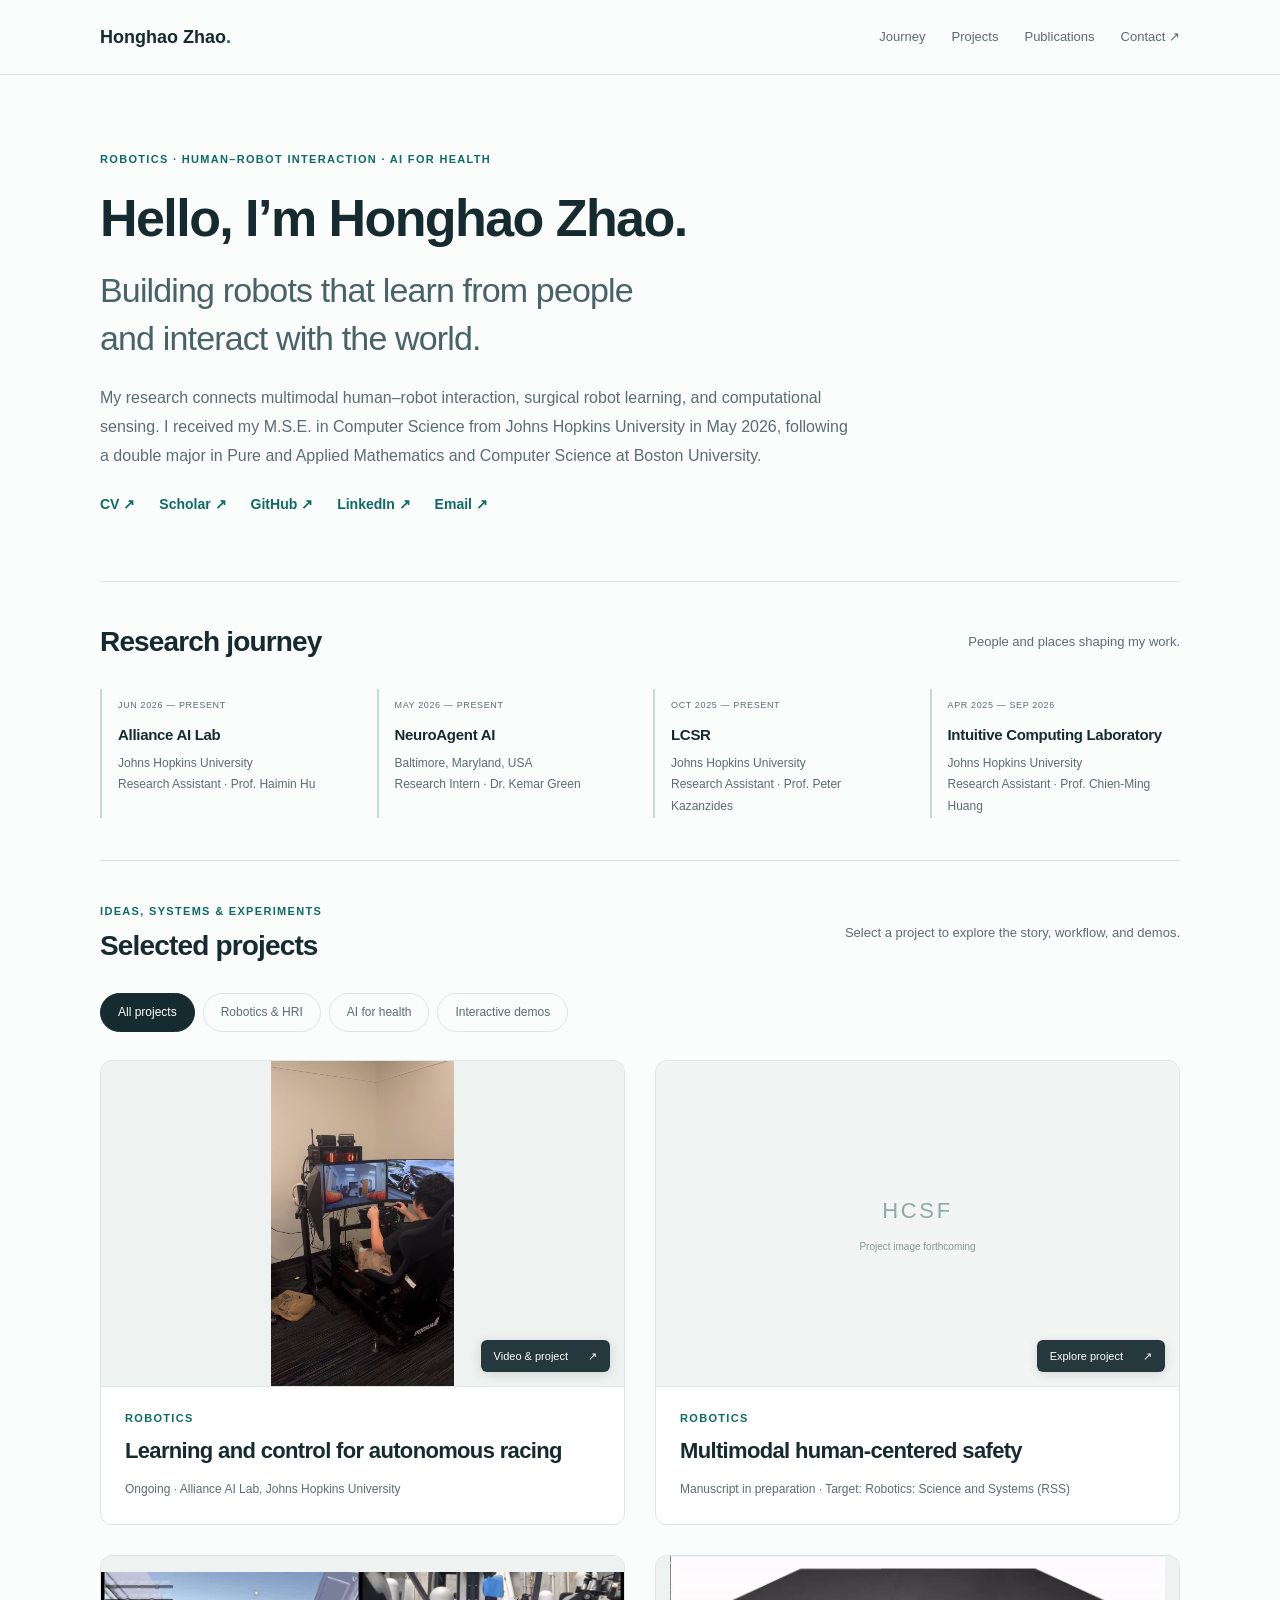
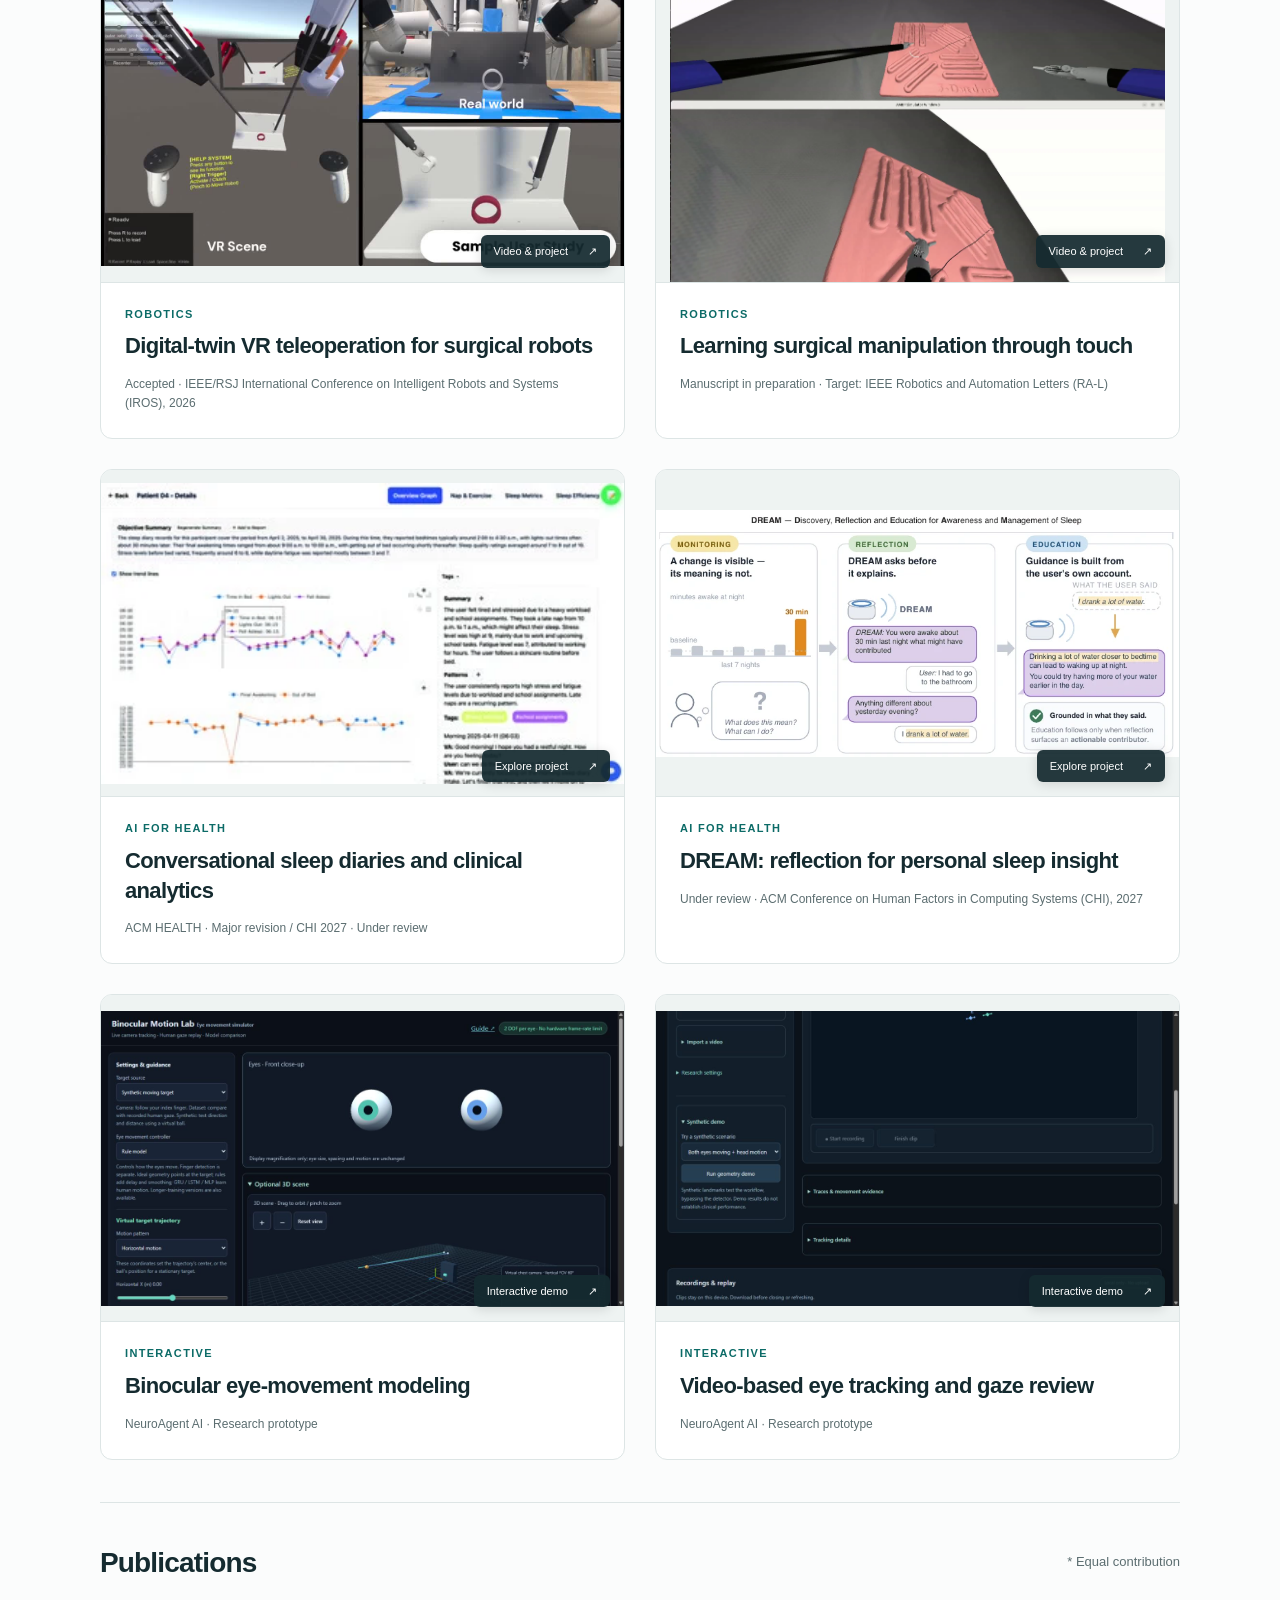
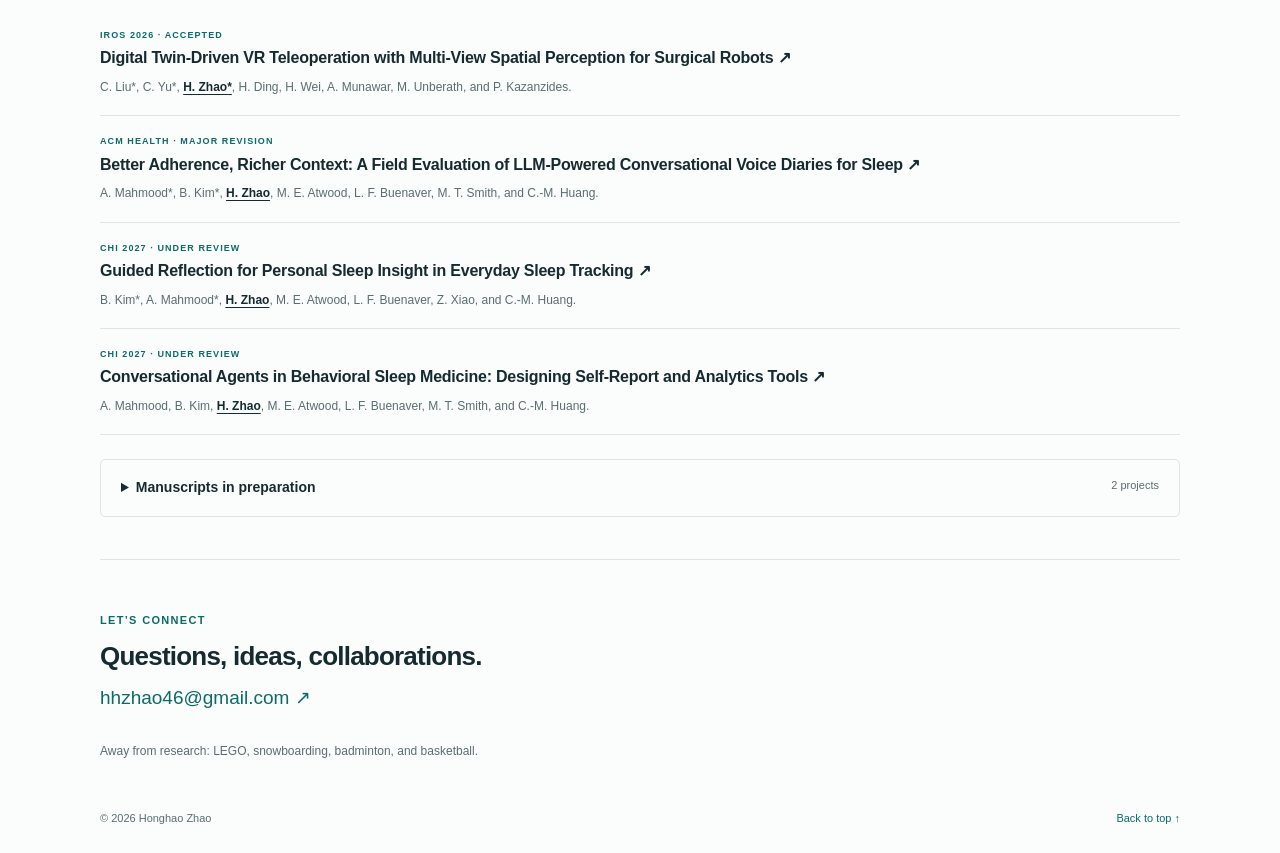
<file: index.html>
<!doctype html><html lang="en"><head><meta charset="utf-8"><meta name="viewport" content="width=device-width,initial-scale=1"><title>Honghao Zhao | Robotics & Human–Robot Interaction</title><meta name="description" content="Honghao Zhao’s research in human–robot interaction, surgical robotics, robot learning, and computational sensing. Explore research videos and interactive demos."><meta name="theme-color" content="#fbfcfc"><link rel="icon" href="data:image/svg+xml,%3Csvg xmlns='http://www.w3.org/2000/svg' viewBox='0 0 40 40'%3E%3Crect width='40' height='40' rx='10' fill='%230c6b67'/%3E%3Ctext x='20' y='27' text-anchor='middle' font-family='Arial' font-size='23' fill='white'%3EH%3C/text%3E%3C/svg%3E"><link rel="stylesheet" href="portfolio.css?v=project-pages-1"></head><body><a class="skip" href="#main">Skip to content</a>
<header><nav class="wrap" aria-label="Main navigation"><a class="brand" href="#home">Honghao Zhao<span aria-hidden="true">.</span></a><div><a href="#background">Journey</a><a href="#research">Projects</a><a href="#publications">Publications</a><a href="mailto:hhzhao46@gmail.com">Contact ↗</a></div></nav></header>
<main id="main" class="wrap"><section class="intro" id="home"><p class="eyebrow">ROBOTICS · HUMAN–ROBOT INTERACTION · AI FOR HEALTH</p><h1>Hello, I’m Honghao Zhao.</h1><p class="lead">Building robots that learn from people<br class="desktop-break"> and interact with the world.</p><p class="bio">My research connects multimodal human–robot interaction, surgical robot learning, and computational sensing. I received my M.S.E. in Computer Science from Johns Hopkins University in May 2026, following a double major in Pure and Applied Mathematics and Computer Science at Boston University.</p><div class="intro-links"><a href="Honghao-Zhao-CV.pdf" target="_blank" rel="noopener">CV <span aria-hidden="true">↗</span></a><a href="https://scholar.google.com/citations?user=Fl_YVuEAAAAJ" target="_blank" rel="noopener">Scholar <span aria-hidden="true">↗</span></a><a href="https://github.com/zhh0907" target="_blank" rel="noopener">GitHub <span aria-hidden="true">↗</span></a><a href="https://www.linkedin.com/in/honghao-zhao-b22113363" target="_blank" rel="noopener">LinkedIn <span aria-hidden="true">↗</span></a><a href="mailto:hhzhao46@gmail.com">Email ↗</a></div></section>
<section class="journey section" id="background"><div class="section-head"><h2>Research journey</h2><p>People and places shaping my work.</p></div><div class="journey-grid"><article><span class="date">JUN 2026 — PRESENT</span><h3>Alliance AI Lab</h3><p>Johns Hopkins University<br>Research Assistant · Prof. Haimin Hu</p></article><article><span class="date">MAY 2026 — PRESENT</span><h3>NeuroAgent AI</h3><p>Baltimore, Maryland, USA<br>Research Intern · Dr. Kemar Green</p></article><article><span class="date">OCT 2025 — PRESENT</span><h3>LCSR</h3><p>Johns Hopkins University<br>Research Assistant · Prof. Peter Kazanzides</p></article><article><span class="date">APR 2025 — SEP 2026</span><h3>Intuitive Computing Laboratory</h3><p>Johns Hopkins University<br>Research Assistant · Prof. Chien-Ming Huang</p></article></div></section>
<section class="section" id="research"><div class="section-head"><div><p class="eyebrow">IDEAS, SYSTEMS & EXPERIMENTS</p><h2>Selected projects</h2></div><p>Select a project to explore the story, workflow, and demos.</p></div><div class="filters" role="group" aria-label="Filter projects"><button class="active" data-filter="all" aria-pressed="true">All projects</button><button data-filter="robotics" aria-pressed="false">Robotics & HRI</button><button data-filter="health" aria-pressed="false">AI for health</button><button data-filter="interactive" aria-pressed="false">Interactive demos</button></div><p class="sr-only" id="filter-status" aria-live="polite">8 projects shown</p><div class="project-grid"><article class="project project-card" id="f1tenth" data-category="robotics"><a class="card-link" href="projects/f1tenth.html"><div class="card-cover"><img src="assets/f1tenth-poster.jpg" alt="Learning and control for autonomous racing project preview" loading="lazy"><span class="card-action">Video & project <span aria-hidden="true">↗</span></span></div><div class="card-body"><p class="eyebrow">robotics</p><h3>Learning and control for autonomous racing</h3><p class="card-status">Ongoing · Alliance AI Lab, Johns Hopkins University</p></div></a></article><article class="project project-card" id="alliance" data-category="robotics"><a class="card-link" href="projects/alliance.html"><div class="card-cover"><div class="empty-media"><span>HCSF</span><small>Project image forthcoming</small></div><span class="card-action">Explore project <span aria-hidden="true">↗</span></span></div><div class="card-body"><p class="eyebrow">robotics</p><h3>Multimodal human-centered safety</h3><p class="card-status">Manuscript in preparation · Target: Robotics: Science and Systems (RSS)</p></div></a></article><article class="project project-card" id="lcsr" data-category="robotics"><a class="card-link" href="projects/lcsr.html"><div class="card-cover"><img src="assets/digital-twin-poster.jpg" alt="Digital-twin VR teleoperation for surgical robots project preview" loading="lazy"><span class="card-action">Video & project <span aria-hidden="true">↗</span></span></div><div class="card-body"><p class="eyebrow">robotics</p><h3>Digital-twin VR teleoperation for surgical robots</h3><p class="card-status">Accepted · IEEE/RSJ International Conference on Intelligent Robots and Systems (IROS), 2026</p></div></a></article><article class="project project-card" id="haptics" data-category="robotics"><a class="card-link" href="projects/haptics.html"><div class="card-cover"><img src="assets/haptics-simulation.webp" alt="Learning surgical manipulation through touch project preview" loading="lazy"><span class="card-action">Video & project <span aria-hidden="true">↗</span></span></div><div class="card-body"><p class="eyebrow">robotics</p><h3>Learning surgical manipulation through touch</h3><p class="card-status">Manuscript in preparation · Target: IEEE Robotics and Automation Letters (RA-L)</p></div></a></article><article class="project project-card" id="sleep-diaries" data-category="health"><a class="card-link" href="projects/sleep-diaries.html"><div class="card-cover"><img src="assets/sleep-analytics.webp" alt="Conversational sleep diaries and clinical analytics project preview" loading="lazy"><span class="card-action">Explore project <span aria-hidden="true">↗</span></span></div><div class="card-body"><p class="eyebrow">AI FOR HEALTH</p><h3>Conversational sleep diaries and clinical analytics</h3><p class="card-status">ACM HEALTH · Major revision / CHI 2027 · Under review</p></div></a></article><article class="project project-card" id="dream" data-category="health"><a class="card-link" href="projects/dream.html"><div class="card-cover"><img src="assets/dream.webp" alt="DREAM: reflection for personal sleep insight project preview" loading="lazy"><span class="card-action">Explore project <span aria-hidden="true">↗</span></span></div><div class="card-body"><p class="eyebrow">AI FOR HEALTH</p><h3>DREAM: reflection for personal sleep insight</h3><p class="card-status">Under review · ACM Conference on Human Factors in Computing Systems (CHI), 2027</p></div></a></article><article class="project project-card" id="binocular" data-category="interactive"><a class="card-link" href="projects/binocular.html"><div class="card-cover"><img src="assets/binocular-demo.png" alt="Binocular eye-movement modeling project preview" loading="lazy"><span class="card-action">Interactive demo <span aria-hidden="true">↗</span></span></div><div class="card-body"><p class="eyebrow">interactive</p><h3>Binocular eye-movement modeling</h3><p class="card-status">NeuroAgent AI · Research prototype</p></div></a></article><article class="project project-card" id="gaze" data-category="interactive"><a class="card-link" href="projects/gaze.html"><div class="card-cover"><img src="assets/gaze-demo.png" alt="Video-based eye tracking and gaze review project preview" loading="lazy"><span class="card-action">Interactive demo <span aria-hidden="true">↗</span></span></div><div class="card-body"><p class="eyebrow">interactive</p><h3>Video-based eye tracking and gaze review</h3><p class="card-status">NeuroAgent AI · Research prototype</p></div></a></article></div></section>
<section class="section publications" id="publications"><div class="section-head"><h2>Publications</h2><p>* Equal contribution</p></div><article class="publication"><p class="eyebrow">IROS 2026 · Accepted</p><h3><a href="https://arxiv.org/abs/2609.25527" target="_blank" rel="noopener">Digital Twin-Driven VR Teleoperation with Multi-View Spatial Perception for Surgical Robots <span aria-hidden="true">↗</span></a></h3><p>C. Liu*, C. Yu*, <strong>H. Zhao*</strong>, H. Ding, H. Wei, A. Munawar, M. Unberath, and P. Kazanzides.</p></article><article class="publication"><p class="eyebrow">ACM HEALTH · Major revision</p><h3><a href="https://arxiv.org/abs/2606.18596" target="_blank" rel="noopener">Better Adherence, Richer Context: A Field Evaluation of LLM-Powered Conversational Voice Diaries for Sleep <span aria-hidden="true">↗</span></a></h3><p>A. Mahmood*, B. Kim*, <strong>H. Zhao</strong>, M. E. Atwood, L. F. Buenaver, M. T. Smith, and C.-M. Huang.</p></article><article class="publication"><p class="eyebrow">CHI 2027 · Under review</p><h3><a href="https://arxiv.org/abs/2610.10822" target="_blank" rel="noopener">Guided Reflection for Personal Sleep Insight in Everyday Sleep Tracking <span aria-hidden="true">↗</span></a></h3><p>B. Kim*, A. Mahmood*, <strong>H. Zhao</strong>, M. E. Atwood, L. F. Buenaver, Z. Xiao, and C.-M. Huang.</p></article><article class="publication"><p class="eyebrow">CHI 2027 · Under review</p><h3><a href="https://arxiv.org/abs/2509.15378" target="_blank" rel="noopener">Conversational Agents in Behavioral Sleep Medicine: Designing Self-Report and Analytics Tools <span aria-hidden="true">↗</span></a></h3><p>A. Mahmood, B. Kim, <strong>H. Zhao</strong>, M. E. Atwood, L. F. Buenaver, M. T. Smith, and C.-M. Huang.</p></article><details class="in-prep"><summary>Manuscripts in preparation <span>2 projects</span></summary><article><h3>Autonomous Robotic Surgical Manipulation with Haptics-Enhanced Imitation Learning</h3><p><strong>H. Zhao</strong>, V. Kamath†, S. Terala†, and U. Tumerdem.</p><p>In preparation for submission to IEEE Robotics and Automation Letters (RA-L). † Equal second authorship.</p></article><article><h3>Multimodal Human-Centered Safety Filtering with Vision-Language Models and Haptic Feedback</h3><p><strong>H. Zhao*</strong>, N. Baek*, S. Hu, Y. Wang, B. Qu, and H. Hu.</p><p>In preparation for submission to Robotics: Science and Systems (RSS).</p></article><p class="caption">Working titles; these manuscripts have not yet been submitted.</p></details></section>
<footer><div><p class="eyebrow">LET’S CONNECT</p><h2>Questions, ideas, collaborations.</h2><a class="email" href="mailto:hhzhao46@gmail.com">hhzhao46@gmail.com ↗</a></div><p>Away from research: LEGO, snowboarding, badminton, and basketball.</p><div class="footer-bottom"><span>© 2026 Honghao Zhao</span><a href="#home">Back to top ↑</a></div></footer></main>
<dialog id="demo-dialog" aria-labelledby="demo-title"><div class="dialog-bar"><h2 id="demo-title">Interactive demo</h2><a id="demo-external" href="#" target="_blank" rel="noopener">Open full screen ↗</a><button id="close-demo" aria-label="Close interactive demo">Close ×</button></div><p class="demo-note">Research prototype. Camera access starts only when you choose it inside the demo. If embedded camera access is unavailable, open the full-screen version.</p><div id="demo-frame"></div></dialog><script src="portfolio.js?v=project-pages-1"></script></body></html>
</file>
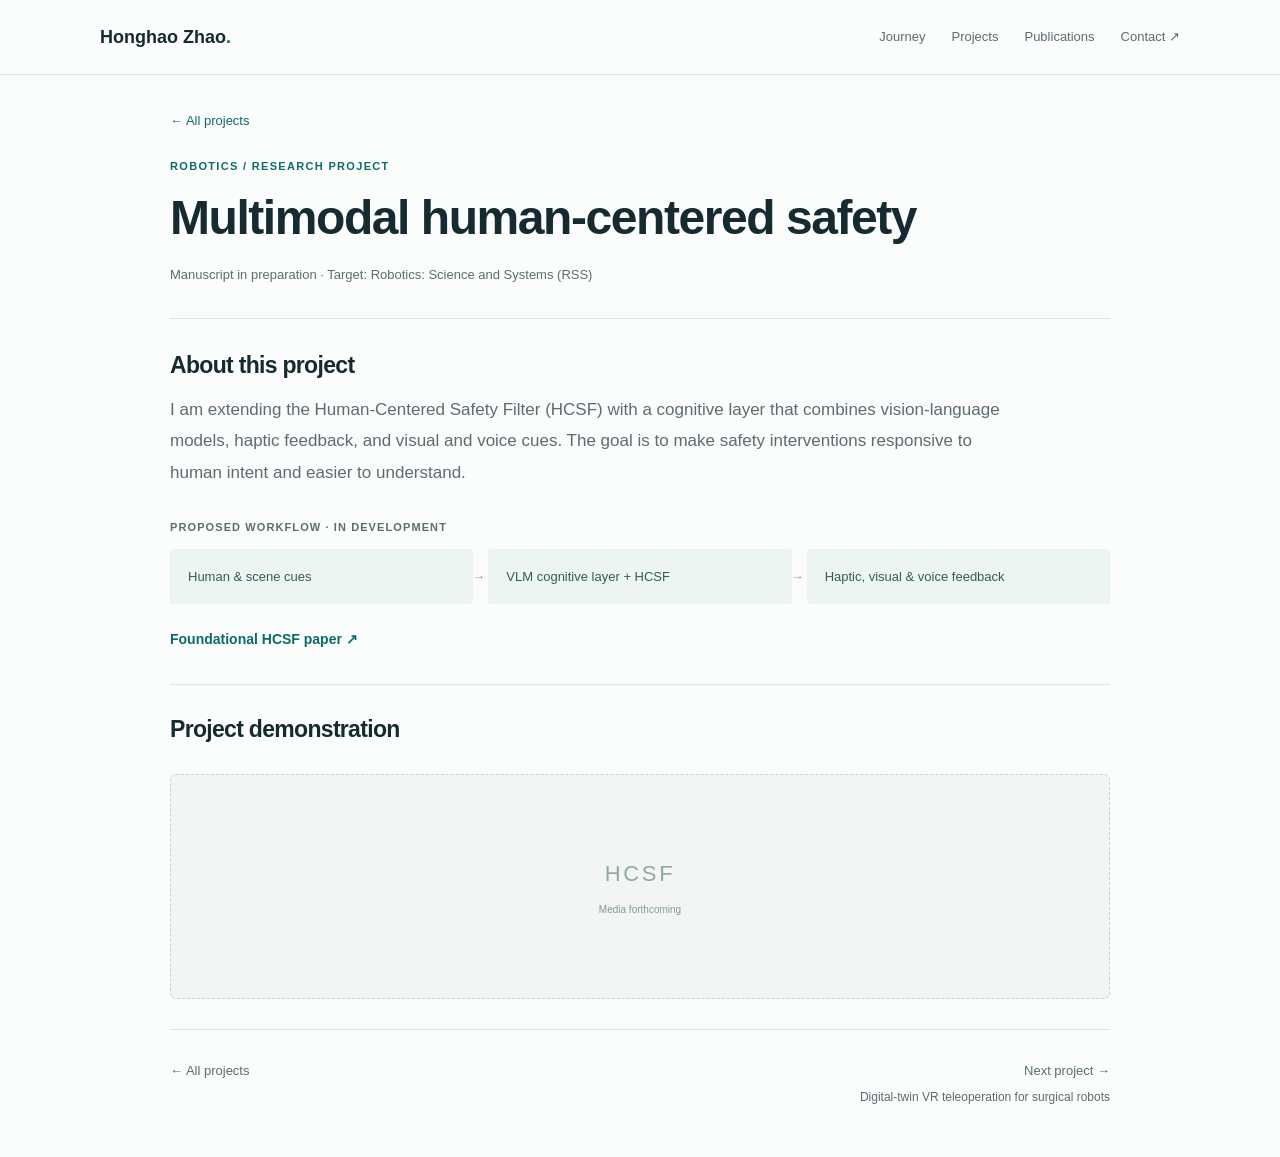
<file: projects/alliance.html>
<!doctype html><html lang="en"><head><meta charset="utf-8"><meta name="viewport" content="width=device-width,initial-scale=1"><title>Multimodal human-centered safety | Honghao Zhao</title><meta name="description" content="I am extending the Human-Centered Safety Filter (HCSF) with a cognitive layer that combines vision-language models, haptic feedback, and visual and voice cues. The goal is to make safety interventions responsive to human intent and easier to understand."><meta name="theme-color" content="#fbfcfc"><link rel="icon" href="data:image/svg+xml,%3Csvg xmlns='http://www.w3.org/2000/svg' viewBox='0 0 40 40'%3E%3Crect width='40' height='40' rx='10' fill='%230c6b67'/%3E%3Ctext x='20' y='27' text-anchor='middle' font-family='Arial' font-size='23' fill='white'%3EH%3C/text%3E%3C/svg%3E"><link rel="stylesheet" href="../portfolio.css?v=project-pages-1"></head><body class="project-page"><a class="skip" href="#main">Skip to content</a><header><nav class="wrap" aria-label="Main navigation"><a class="brand" href="../index.html#home">Honghao Zhao<span aria-hidden="true">.</span></a><div><a href="../index.html#background">Journey</a><a href="../index.html#research">Projects</a><a href="../index.html#publications">Publications</a><a href="mailto:hhzhao46@gmail.com">Contact ↗</a></div></nav></header><main id="main" class="wrap detail-wrap"><a class="back-link" href="../index.html#research">← All projects</a><section class="detail-hero"><p class="eyebrow">robotics / RESEARCH PROJECT</p><h1>Multimodal human-centered safety</h1><p class="status">Manuscript in preparation · Target: Robotics: Science and Systems (RSS)</p></section><section class="detail-overview"><h2>About this project</h2><p>I am extending the Human-Centered Safety Filter (HCSF) with a cognitive layer that combines vision-language models, haptic feedback, and visual and voice cues. The goal is to make safety interventions responsive to human intent and easier to understand.</p><div class="workflow"><p class="workflow-label">Proposed workflow · in development</p><ol><li>Human & scene cues</li><li>VLM cognitive layer + HCSF</li><li>Haptic, visual & voice feedback</li></ol></div><div class="project-links"><a href="https://arxiv.org/abs/2504.11717" target="_blank" rel="noopener">Foundational HCSF paper <span aria-hidden="true">↗</span></a></div></section><section class="detail-demonstration"><div class="section-head"><h2>Project demonstration</h2></div><div class="project-media"><div class="empty-media" aria-label="Media reserved for the HCSF project"><span>HCSF</span><small>Media forthcoming</small></div></div></section><nav class="project-pagination" aria-label="Project navigation"><a href="../index.html#research">← All projects</a><a href="lcsr.html">Next project →<span>Digital-twin VR teleoperation for surgical robots</span></a></nav></main><dialog id="demo-dialog" aria-labelledby="demo-title"><div class="dialog-bar"><h2 id="demo-title">Interactive demo</h2><a id="demo-external" href="#" target="_blank" rel="noopener">Open full screen ↗</a><button id="close-demo" aria-label="Close interactive demo">Close ×</button></div><p class="demo-note">Research prototype. Camera access starts only when you choose it inside the demo. If embedded camera access is unavailable, open the full-screen version.</p><div id="demo-frame"></div></dialog><script src="../portfolio.js?v=project-pages-1"></script></body></html>
</file>
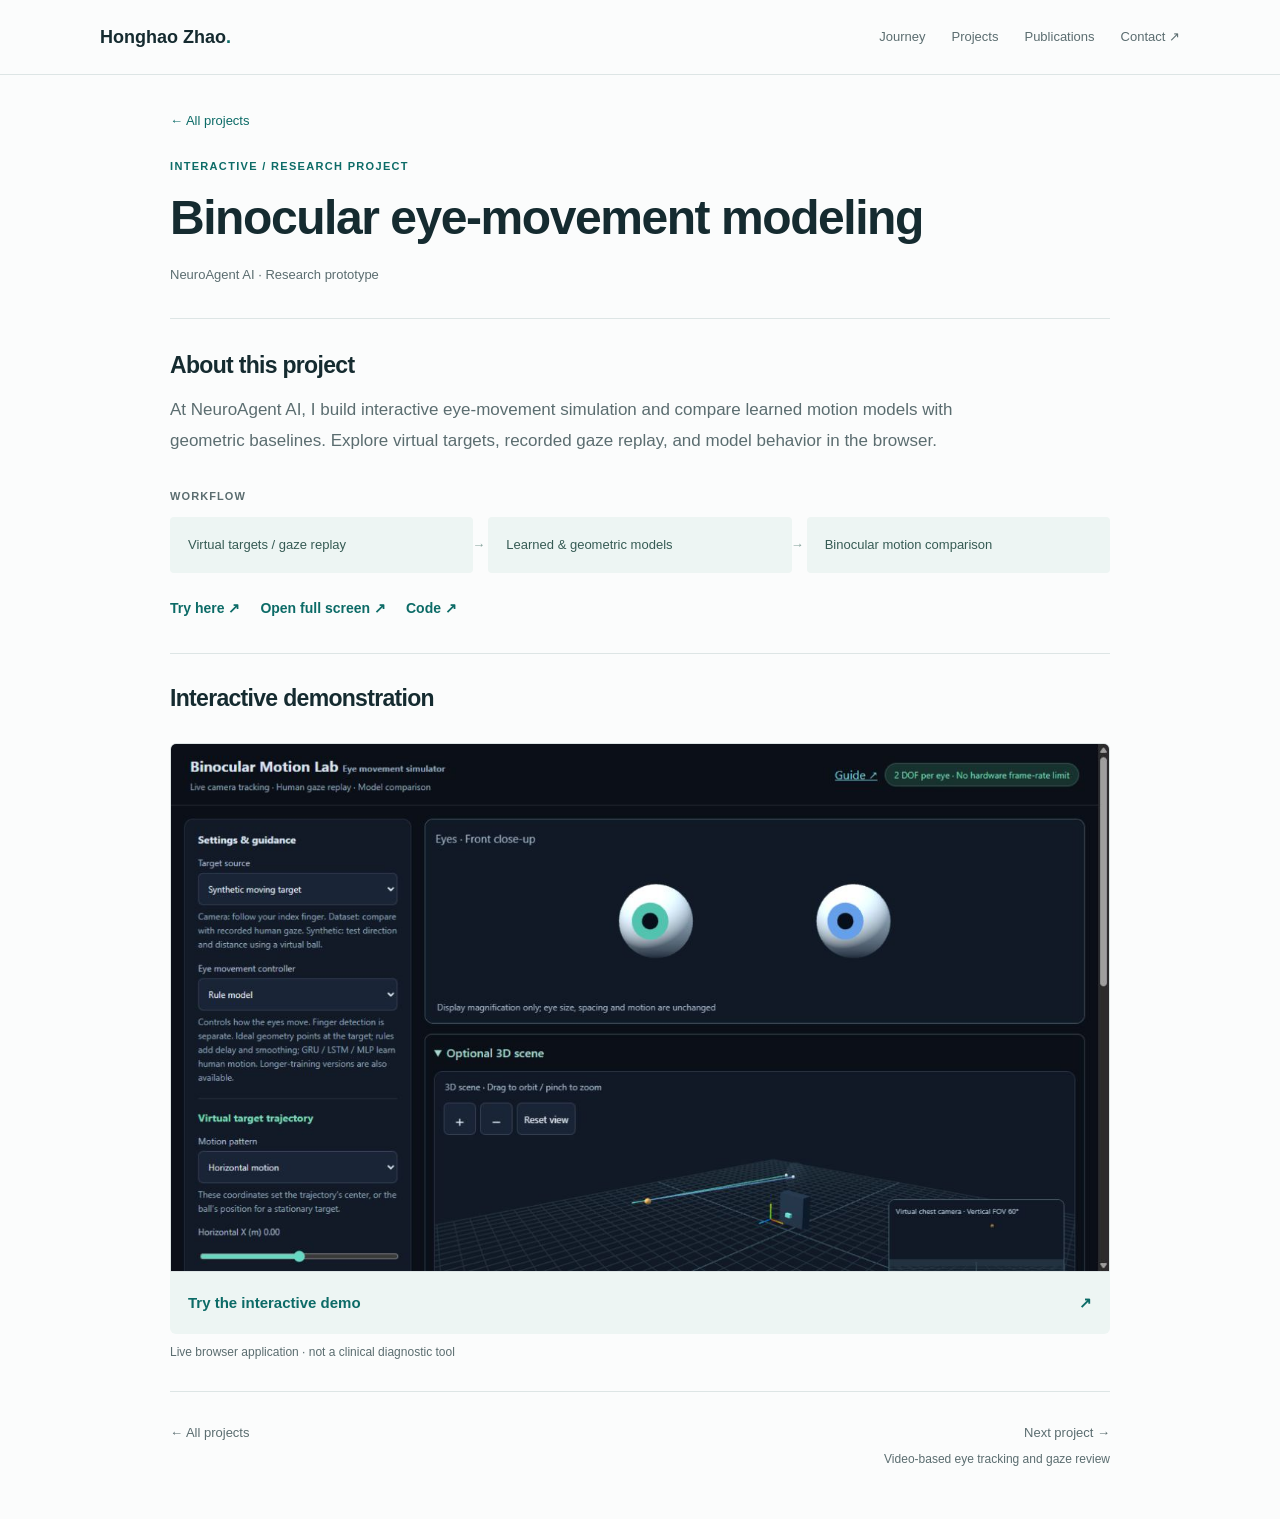
<file: projects/binocular.html>
<!doctype html><html lang="en"><head><meta charset="utf-8"><meta name="viewport" content="width=device-width,initial-scale=1"><title>Binocular eye-movement modeling | Honghao Zhao</title><meta name="description" content="At NeuroAgent AI, I build interactive eye-movement simulation and compare learned motion models with geometric baselines. Explore virtual targets, recorded gaze replay, and model behavior in the browser."><meta name="theme-color" content="#fbfcfc"><link rel="icon" href="data:image/svg+xml,%3Csvg xmlns='http://www.w3.org/2000/svg' viewBox='0 0 40 40'%3E%3Crect width='40' height='40' rx='10' fill='%230c6b67'/%3E%3Ctext x='20' y='27' text-anchor='middle' font-family='Arial' font-size='23' fill='white'%3EH%3C/text%3E%3C/svg%3E"><link rel="stylesheet" href="../portfolio.css?v=project-pages-1"></head><body class="project-page"><a class="skip" href="#main">Skip to content</a><header><nav class="wrap" aria-label="Main navigation"><a class="brand" href="../index.html#home">Honghao Zhao<span aria-hidden="true">.</span></a><div><a href="../index.html#background">Journey</a><a href="../index.html#research">Projects</a><a href="../index.html#publications">Publications</a><a href="mailto:hhzhao46@gmail.com">Contact ↗</a></div></nav></header><main id="main" class="wrap detail-wrap"><a class="back-link" href="../index.html#research">← All projects</a><section class="detail-hero"><p class="eyebrow">interactive / RESEARCH PROJECT</p><h1>Binocular eye-movement modeling</h1><p class="status">NeuroAgent AI · Research prototype</p></section><section class="detail-overview"><h2>About this project</h2><p>At NeuroAgent AI, I build interactive eye-movement simulation and compare learned motion models with geometric baselines. Explore virtual targets, recorded gaze replay, and model behavior in the browser.</p><div class="workflow"><p class="workflow-label">Workflow</p><ol><li>Virtual targets / gaze replay</li><li>Learned & geometric models</li><li>Binocular motion comparison</li></ol></div><div class="project-links"><button class="text-button" data-demo="https://zhh0907.github.io/binocular-motion-lab/" data-title="Binocular eye-movement modeling">Try here ↗</button><a href="https://zhh0907.github.io/binocular-motion-lab/" target="_blank" rel="noopener">Open full screen <span aria-hidden="true">↗</span></a><a href="https://github.com/zhh0907/binocular-motion-lab" target="_blank" rel="noopener">Code <span aria-hidden="true">↗</span></a></div></section><section class="detail-demonstration"><div class="section-head"><h2>Interactive demonstration</h2></div><div class="project-media"><button class="demo-preview" data-demo="https://zhh0907.github.io/binocular-motion-lab/" data-title="Binocular eye-movement modeling" aria-label="Launch Binocular eye-movement modeling"><img src="../assets/binocular-demo.png" alt="Preview of Binocular eye-movement modeling" loading="lazy"><span>Try the interactive demo <b aria-hidden="true">↗</b></span></button><p class="caption">Live browser application · not a clinical diagnostic tool</p></div></section><nav class="project-pagination" aria-label="Project navigation"><a href="../index.html#research">← All projects</a><a href="gaze.html">Next project →<span>Video-based eye tracking and gaze review</span></a></nav></main><dialog id="demo-dialog" aria-labelledby="demo-title"><div class="dialog-bar"><h2 id="demo-title">Interactive demo</h2><a id="demo-external" href="#" target="_blank" rel="noopener">Open full screen ↗</a><button id="close-demo" aria-label="Close interactive demo">Close ×</button></div><p class="demo-note">Research prototype. Camera access starts only when you choose it inside the demo. If embedded camera access is unavailable, open the full-screen version.</p><div id="demo-frame"></div></dialog><script src="../portfolio.js?v=project-pages-1"></script></body></html>
</file>
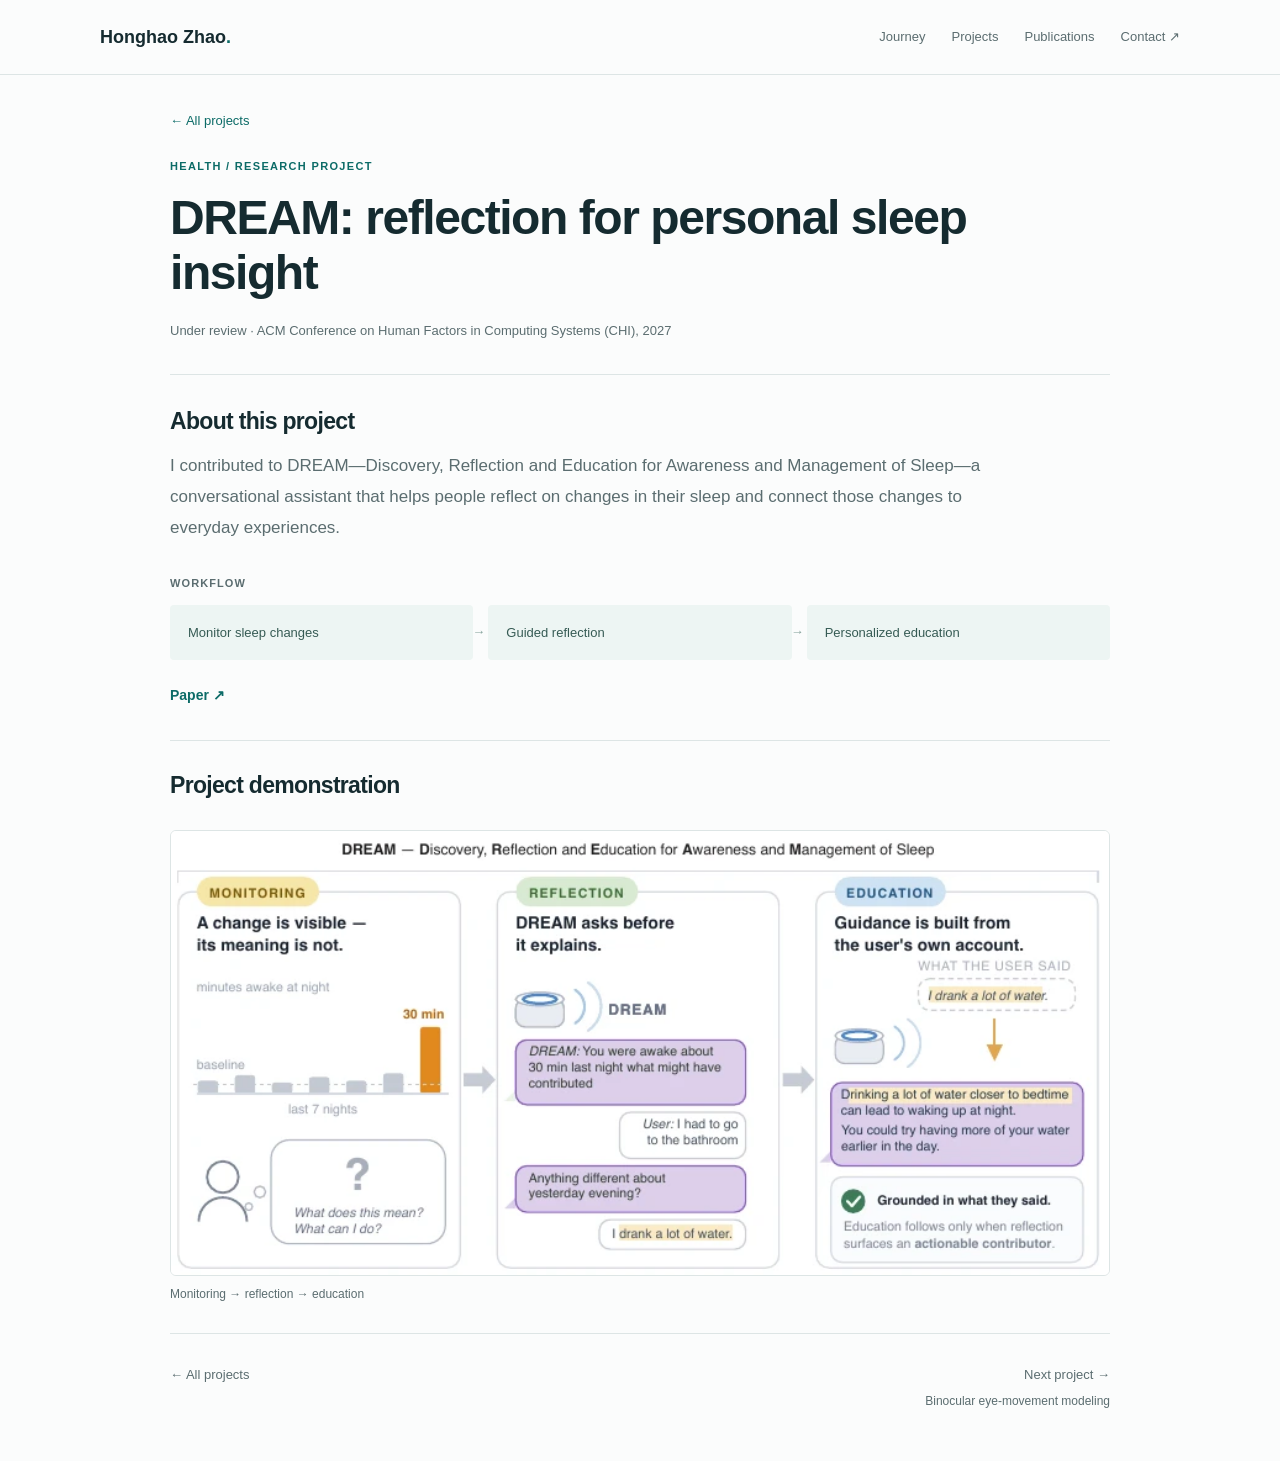
<file: projects/dream.html>
<!doctype html><html lang="en"><head><meta charset="utf-8"><meta name="viewport" content="width=device-width,initial-scale=1"><title>DREAM: reflection for personal sleep insight | Honghao Zhao</title><meta name="description" content="I contributed to DREAM—Discovery, Reflection and Education for Awareness and Management of Sleep—a conversational assistant that helps people reflect on changes in their sleep and connect those changes to everyday experiences."><meta name="theme-color" content="#fbfcfc"><link rel="icon" href="data:image/svg+xml,%3Csvg xmlns='http://www.w3.org/2000/svg' viewBox='0 0 40 40'%3E%3Crect width='40' height='40' rx='10' fill='%230c6b67'/%3E%3Ctext x='20' y='27' text-anchor='middle' font-family='Arial' font-size='23' fill='white'%3EH%3C/text%3E%3C/svg%3E"><link rel="stylesheet" href="../portfolio.css?v=project-pages-1"></head><body class="project-page"><a class="skip" href="#main">Skip to content</a><header><nav class="wrap" aria-label="Main navigation"><a class="brand" href="../index.html#home">Honghao Zhao<span aria-hidden="true">.</span></a><div><a href="../index.html#background">Journey</a><a href="../index.html#research">Projects</a><a href="../index.html#publications">Publications</a><a href="mailto:hhzhao46@gmail.com">Contact ↗</a></div></nav></header><main id="main" class="wrap detail-wrap"><a class="back-link" href="../index.html#research">← All projects</a><section class="detail-hero"><p class="eyebrow">health / RESEARCH PROJECT</p><h1>DREAM: reflection for personal sleep insight</h1><p class="status">Under review · ACM Conference on Human Factors in Computing Systems (CHI), 2027</p></section><section class="detail-overview"><h2>About this project</h2><p>I contributed to DREAM—Discovery, Reflection and Education for Awareness and Management of Sleep—a conversational assistant that helps people reflect on changes in their sleep and connect those changes to everyday experiences.</p><div class="workflow"><p class="workflow-label">Workflow</p><ol><li>Monitor sleep changes</li><li>Guided reflection</li><li>Personalized education</li></ol></div><div class="project-links"><a href="https://arxiv.org/abs/2610.10822" target="_blank" rel="noopener">Paper <span aria-hidden="true">↗</span></a></div></section><section class="detail-demonstration"><div class="section-head"><h2>Project demonstration</h2></div><div class="project-media"><a class="image-link" href="../assets/dream.webp" target="_blank" aria-label="Enlarge image: DREAM workflow: monitoring, reflection, and personalized education"><img src="../assets/dream.webp" alt="DREAM workflow: monitoring, reflection, and personalized education" loading="lazy"></a><p class="caption">Monitoring → reflection → education</p></div></section><nav class="project-pagination" aria-label="Project navigation"><a href="../index.html#research">← All projects</a><a href="binocular.html">Next project →<span>Binocular eye-movement modeling</span></a></nav></main><dialog id="demo-dialog" aria-labelledby="demo-title"><div class="dialog-bar"><h2 id="demo-title">Interactive demo</h2><a id="demo-external" href="#" target="_blank" rel="noopener">Open full screen ↗</a><button id="close-demo" aria-label="Close interactive demo">Close ×</button></div><p class="demo-note">Research prototype. Camera access starts only when you choose it inside the demo. If embedded camera access is unavailable, open the full-screen version.</p><div id="demo-frame"></div></dialog><script src="../portfolio.js?v=project-pages-1"></script></body></html>
</file>
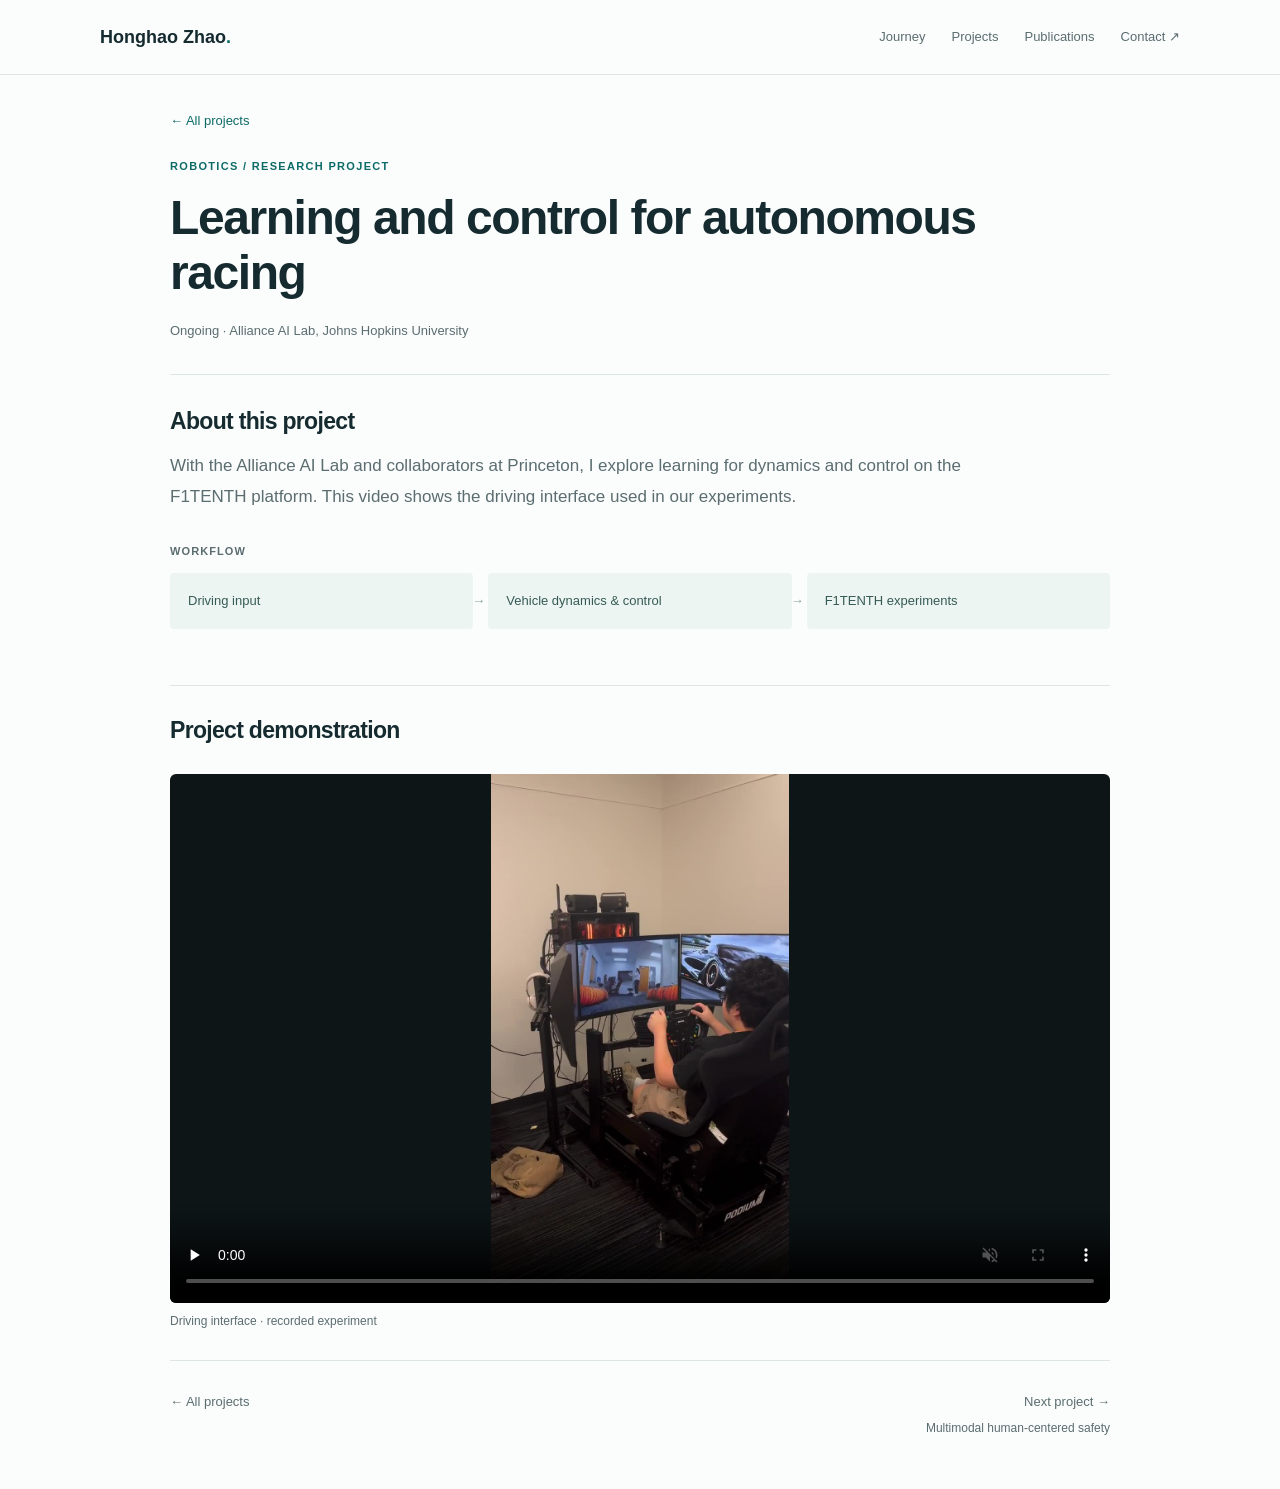
<file: projects/f1tenth.html>
<!doctype html><html lang="en"><head><meta charset="utf-8"><meta name="viewport" content="width=device-width,initial-scale=1"><title>Learning and control for autonomous racing | Honghao Zhao</title><meta name="description" content="With the Alliance AI Lab and collaborators at Princeton, I explore learning for dynamics and control on the F1TENTH platform. This video shows the driving interface used in our experiments."><meta name="theme-color" content="#fbfcfc"><link rel="icon" href="data:image/svg+xml,%3Csvg xmlns='http://www.w3.org/2000/svg' viewBox='0 0 40 40'%3E%3Crect width='40' height='40' rx='10' fill='%230c6b67'/%3E%3Ctext x='20' y='27' text-anchor='middle' font-family='Arial' font-size='23' fill='white'%3EH%3C/text%3E%3C/svg%3E"><link rel="stylesheet" href="../portfolio.css?v=project-pages-1"></head><body class="project-page"><a class="skip" href="#main">Skip to content</a><header><nav class="wrap" aria-label="Main navigation"><a class="brand" href="../index.html#home">Honghao Zhao<span aria-hidden="true">.</span></a><div><a href="../index.html#background">Journey</a><a href="../index.html#research">Projects</a><a href="../index.html#publications">Publications</a><a href="mailto:hhzhao46@gmail.com">Contact ↗</a></div></nav></header><main id="main" class="wrap detail-wrap"><a class="back-link" href="../index.html#research">← All projects</a><section class="detail-hero"><p class="eyebrow">robotics / RESEARCH PROJECT</p><h1>Learning and control for autonomous racing</h1><p class="status">Ongoing · Alliance AI Lab, Johns Hopkins University</p></section><section class="detail-overview"><h2>About this project</h2><p>With the Alliance AI Lab and collaborators at Princeton, I explore learning for dynamics and control on the F1TENTH platform. This video shows the driving interface used in our experiments.</p><div class="workflow"><p class="workflow-label">Workflow</p><ol><li>Driving input</li><li>Vehicle dynamics & control</li><li>F1TENTH experiments</li></ol></div><div class="project-links"></div></section><section class="detail-demonstration"><div class="section-head"><h2>Project demonstration</h2></div><div class="project-media"><video controls muted playsinline preload="none" poster="../assets/f1tenth-poster.jpg" aria-label="F1TENTH driving interface demonstration"><source src="../assets/f1tenth.mp4" type="video/mp4"><a href="../assets/f1tenth.mp4" target="_blank" rel="noopener">Open video <span aria-hidden="true">↗</span></a></video><p class="caption">Driving interface · recorded experiment</p></div></section><nav class="project-pagination" aria-label="Project navigation"><a href="../index.html#research">← All projects</a><a href="alliance.html">Next project →<span>Multimodal human-centered safety</span></a></nav></main><dialog id="demo-dialog" aria-labelledby="demo-title"><div class="dialog-bar"><h2 id="demo-title">Interactive demo</h2><a id="demo-external" href="#" target="_blank" rel="noopener">Open full screen ↗</a><button id="close-demo" aria-label="Close interactive demo">Close ×</button></div><p class="demo-note">Research prototype. Camera access starts only when you choose it inside the demo. If embedded camera access is unavailable, open the full-screen version.</p><div id="demo-frame"></div></dialog><script src="../portfolio.js?v=project-pages-1"></script></body></html>
</file>
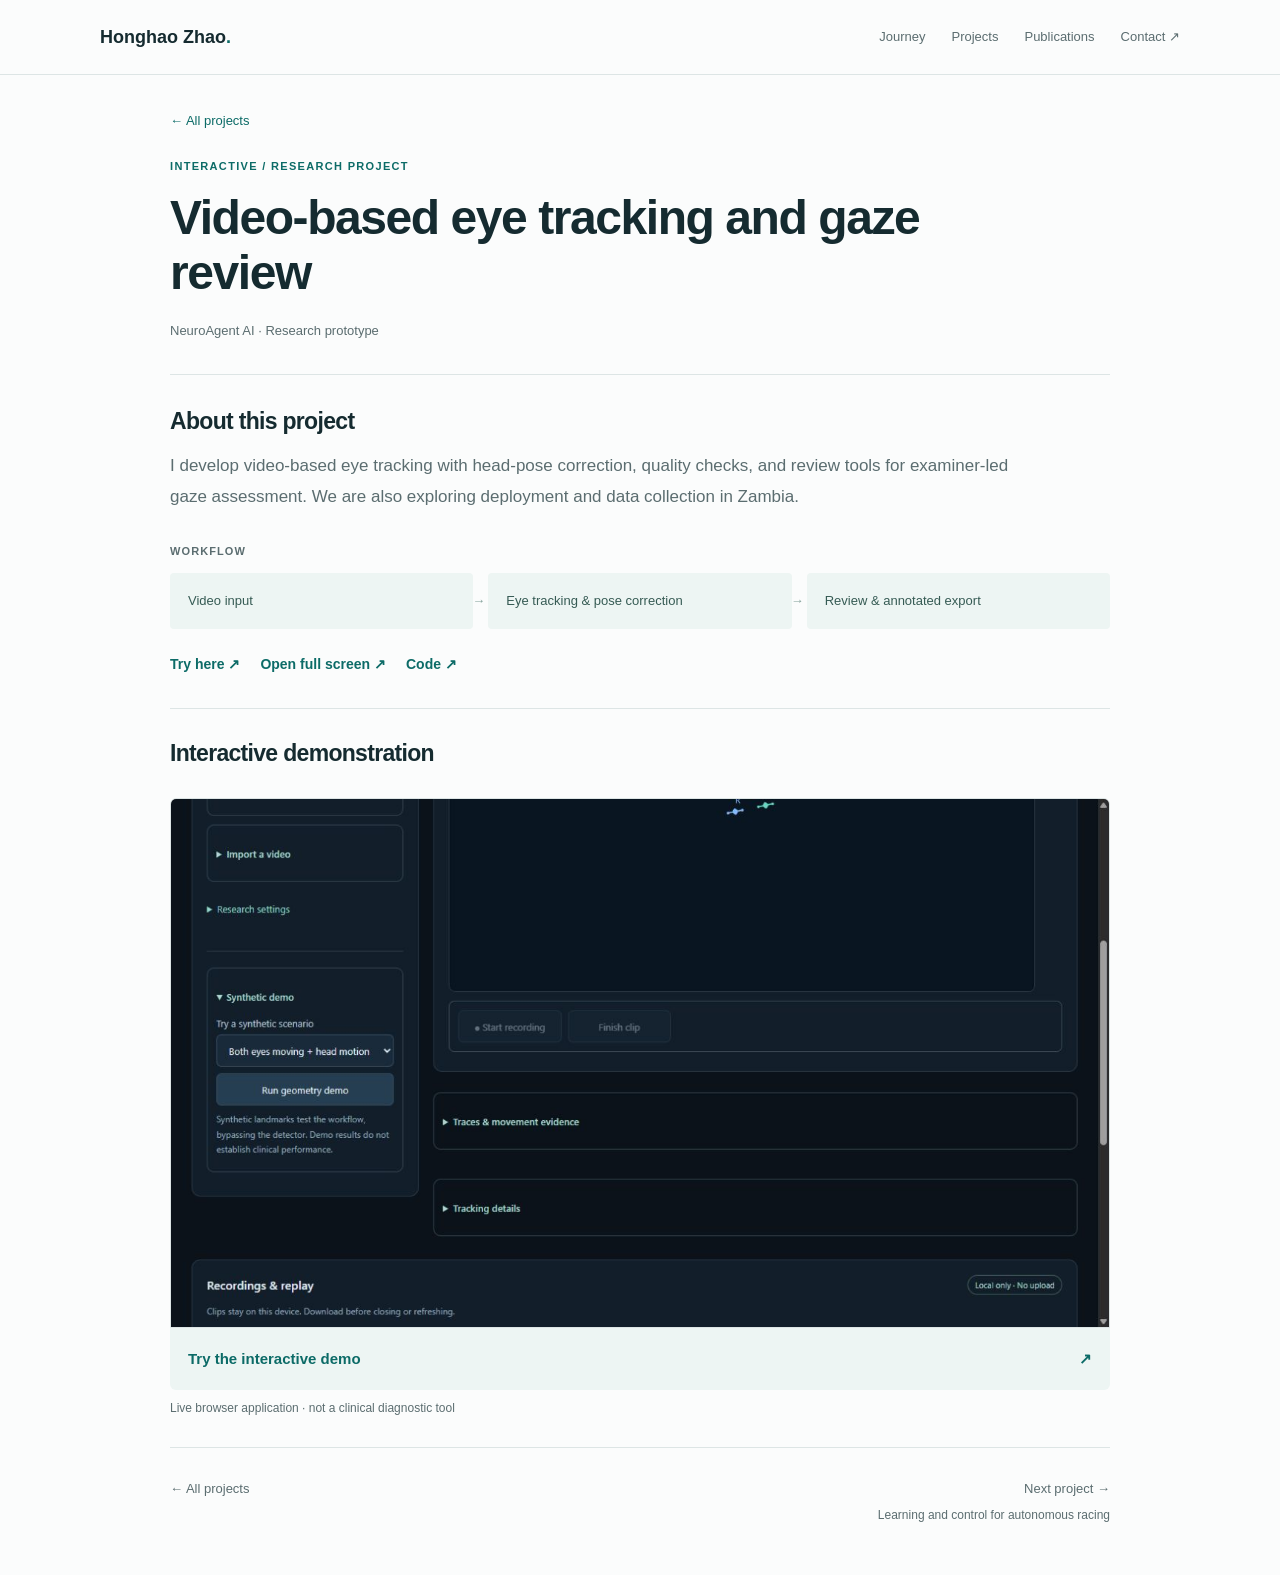
<file: projects/gaze.html>
<!doctype html><html lang="en"><head><meta charset="utf-8"><meta name="viewport" content="width=device-width,initial-scale=1"><title>Video-based eye tracking and gaze review | Honghao Zhao</title><meta name="description" content="I develop video-based eye tracking with head-pose correction, quality checks, and review tools for examiner-led gaze assessment. We are also exploring deployment and data collection in Zambia."><meta name="theme-color" content="#fbfcfc"><link rel="icon" href="data:image/svg+xml,%3Csvg xmlns='http://www.w3.org/2000/svg' viewBox='0 0 40 40'%3E%3Crect width='40' height='40' rx='10' fill='%230c6b67'/%3E%3Ctext x='20' y='27' text-anchor='middle' font-family='Arial' font-size='23' fill='white'%3EH%3C/text%3E%3C/svg%3E"><link rel="stylesheet" href="../portfolio.css?v=project-pages-1"></head><body class="project-page"><a class="skip" href="#main">Skip to content</a><header><nav class="wrap" aria-label="Main navigation"><a class="brand" href="../index.html#home">Honghao Zhao<span aria-hidden="true">.</span></a><div><a href="../index.html#background">Journey</a><a href="../index.html#research">Projects</a><a href="../index.html#publications">Publications</a><a href="mailto:hhzhao46@gmail.com">Contact ↗</a></div></nav></header><main id="main" class="wrap detail-wrap"><a class="back-link" href="../index.html#research">← All projects</a><section class="detail-hero"><p class="eyebrow">interactive / RESEARCH PROJECT</p><h1>Video-based eye tracking and gaze review</h1><p class="status">NeuroAgent AI · Research prototype</p></section><section class="detail-overview"><h2>About this project</h2><p>I develop video-based eye tracking with head-pose correction, quality checks, and review tools for examiner-led gaze assessment. We are also exploring deployment and data collection in Zambia.</p><div class="workflow"><p class="workflow-label">Workflow</p><ol><li>Video input</li><li>Eye tracking & pose correction</li><li>Review & annotated export</li></ol></div><div class="project-links"><button class="text-button" data-demo="https://zhh0907.github.io/nihss-gaze-lab/" data-title="Video-based eye tracking and gaze review">Try here ↗</button><a href="https://zhh0907.github.io/nihss-gaze-lab/" target="_blank" rel="noopener">Open full screen <span aria-hidden="true">↗</span></a><a href="https://github.com/zhh0907/nihss-gaze-lab" target="_blank" rel="noopener">Code <span aria-hidden="true">↗</span></a></div></section><section class="detail-demonstration"><div class="section-head"><h2>Interactive demonstration</h2></div><div class="project-media"><button class="demo-preview" data-demo="https://zhh0907.github.io/nihss-gaze-lab/" data-title="Video-based eye tracking and gaze review" aria-label="Launch Video-based eye tracking and gaze review"><img src="../assets/gaze-demo.png" alt="Preview of Video-based eye tracking and gaze review" loading="lazy"><span>Try the interactive demo <b aria-hidden="true">↗</b></span></button><p class="caption">Live browser application · not a clinical diagnostic tool</p></div></section><nav class="project-pagination" aria-label="Project navigation"><a href="../index.html#research">← All projects</a><a href="f1tenth.html">Next project →<span>Learning and control for autonomous racing</span></a></nav></main><dialog id="demo-dialog" aria-labelledby="demo-title"><div class="dialog-bar"><h2 id="demo-title">Interactive demo</h2><a id="demo-external" href="#" target="_blank" rel="noopener">Open full screen ↗</a><button id="close-demo" aria-label="Close interactive demo">Close ×</button></div><p class="demo-note">Research prototype. Camera access starts only when you choose it inside the demo. If embedded camera access is unavailable, open the full-screen version.</p><div id="demo-frame"></div></dialog><script src="../portfolio.js?v=project-pages-1"></script></body></html>
</file>
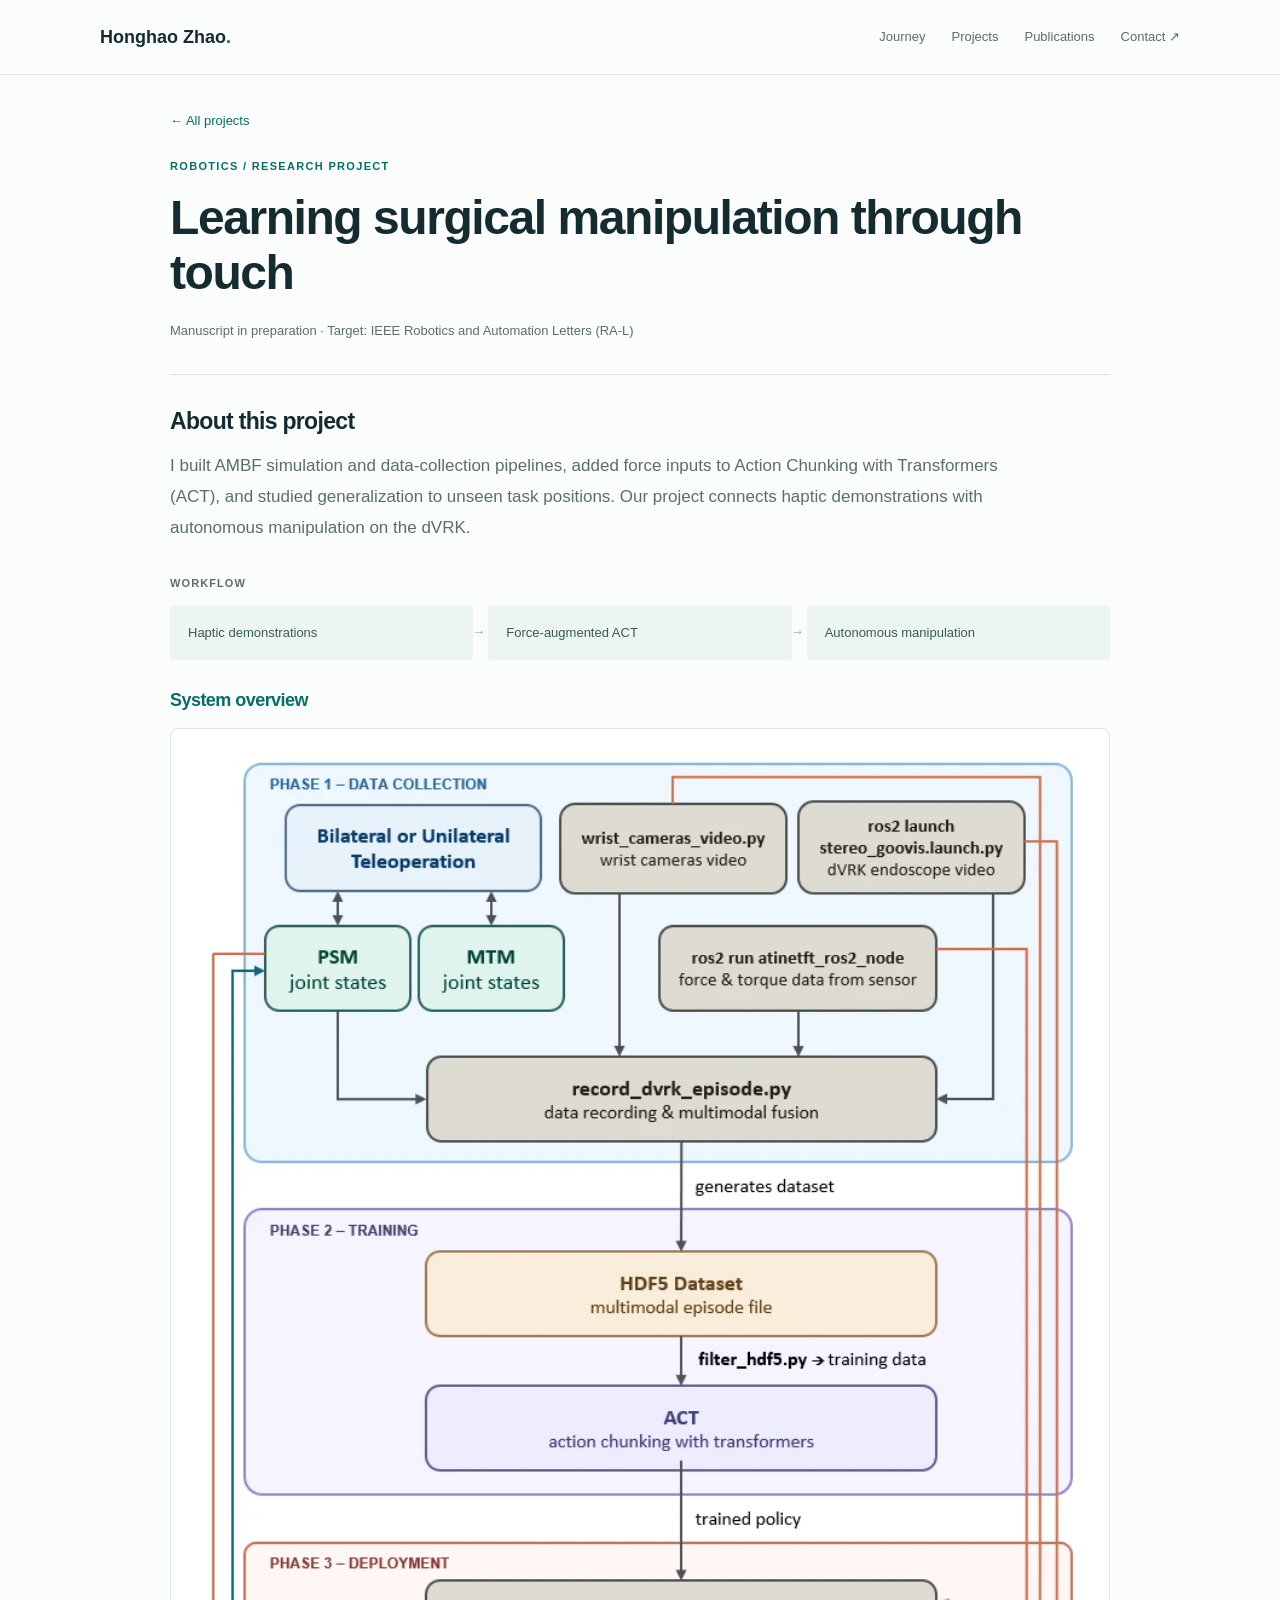
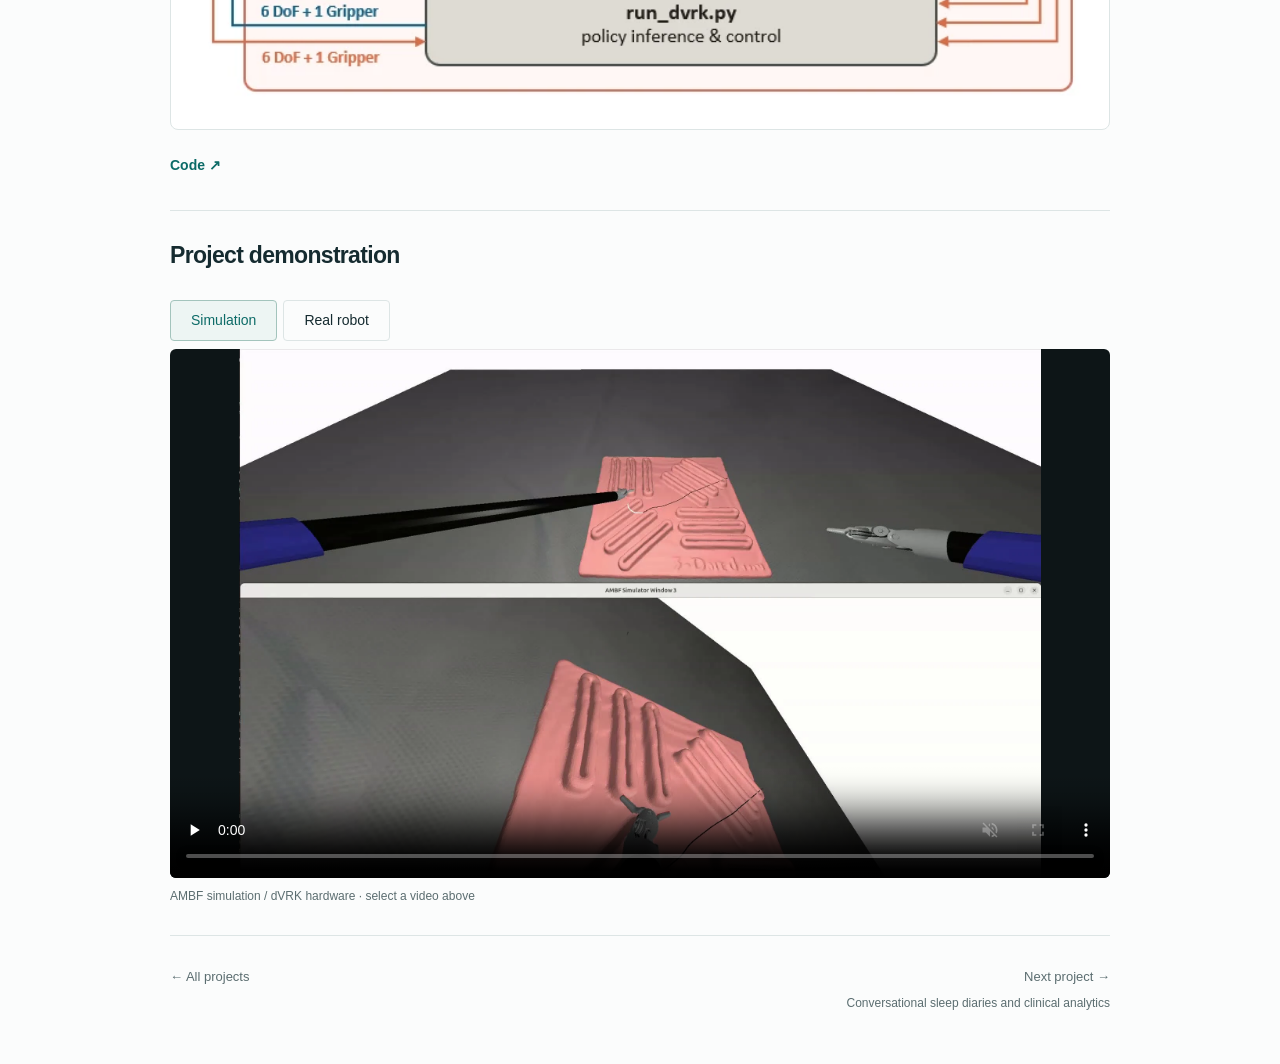
<file: projects/haptics.html>
<!doctype html><html lang="en"><head><meta charset="utf-8"><meta name="viewport" content="width=device-width,initial-scale=1"><title>Learning surgical manipulation through touch | Honghao Zhao</title><meta name="description" content="I built AMBF simulation and data-collection pipelines, added force inputs to Action Chunking with Transformers (ACT), and studied generalization to unseen task positions. Our project connects haptic demonstrations with autonomous manipulation on the dVRK."><meta name="theme-color" content="#fbfcfc"><link rel="icon" href="data:image/svg+xml,%3Csvg xmlns='http://www.w3.org/2000/svg' viewBox='0 0 40 40'%3E%3Crect width='40' height='40' rx='10' fill='%230c6b67'/%3E%3Ctext x='20' y='27' text-anchor='middle' font-family='Arial' font-size='23' fill='white'%3EH%3C/text%3E%3C/svg%3E"><link rel="stylesheet" href="../portfolio.css?v=project-pages-1"></head><body class="project-page"><a class="skip" href="#main">Skip to content</a><header><nav class="wrap" aria-label="Main navigation"><a class="brand" href="../index.html#home">Honghao Zhao<span aria-hidden="true">.</span></a><div><a href="../index.html#background">Journey</a><a href="../index.html#research">Projects</a><a href="../index.html#publications">Publications</a><a href="mailto:hhzhao46@gmail.com">Contact ↗</a></div></nav></header><main id="main" class="wrap detail-wrap"><a class="back-link" href="../index.html#research">← All projects</a><section class="detail-hero"><p class="eyebrow">robotics / RESEARCH PROJECT</p><h1>Learning surgical manipulation through touch</h1><p class="status">Manuscript in preparation · Target: IEEE Robotics and Automation Letters (RA-L)</p></section><section class="detail-overview"><h2>About this project</h2><p>I built AMBF simulation and data-collection pipelines, added force inputs to Action Chunking with Transformers (ACT), and studied generalization to unseen task positions. Our project connects haptic demonstrations with autonomous manipulation on the dVRK.</p><div class="workflow"><p class="workflow-label">Workflow</p><ol><li>Haptic demonstrations</li><li>Force-augmented ACT</li><li>Autonomous manipulation</li></ol></div><div class="workflow-figure"><h3>System overview</h3><a href="../assets/haptics-workflow.webp" target="_blank"><img src="../assets/haptics-workflow.webp" alt="System workflow for Learning surgical manipulation through touch" loading="lazy"></a></div><div class="project-links"><a href="https://github.com/shreyaterala/CIS2_Haptics_Enhanced_Imitation_Learning" target="_blank" rel="noopener">Code <span aria-hidden="true">↗</span></a></div></section><section class="detail-demonstration"><div class="section-head"><h2>Project demonstration</h2></div><div class="project-media"><div class="video-tabs" role="group" aria-label="Choose haptic learning video"><button class="active" data-video="simulation" aria-pressed="true">Simulation</button><button data-video="robot" aria-pressed="false">Real robot</button></div><div id="haptic-simulation"><video controls muted playsinline preload="none" poster="../assets/haptics-simulation.webp" aria-label="AMBF simulation of learned surgical manipulation"><source src="../assets/haptics-simulation.mp4" type="video/mp4"><a href="../assets/haptics-simulation.mp4" target="_blank" rel="noopener">Open video <span aria-hidden="true">↗</span></a></video></div><div id="haptic-robot" hidden><video controls muted playsinline preload="none" poster="../assets/haptics-robot.webp" aria-label="Real dVRK surgical manipulation experiment"><source src="../assets/haptics-robot.mp4" type="video/mp4"><a href="../assets/haptics-robot.mp4" target="_blank" rel="noopener">Open video <span aria-hidden="true">↗</span></a></video></div><p class="caption">AMBF simulation / dVRK hardware · select a video above</p></div></section><nav class="project-pagination" aria-label="Project navigation"><a href="../index.html#research">← All projects</a><a href="sleep-diaries.html">Next project →<span>Conversational sleep diaries and clinical analytics</span></a></nav></main><dialog id="demo-dialog" aria-labelledby="demo-title"><div class="dialog-bar"><h2 id="demo-title">Interactive demo</h2><a id="demo-external" href="#" target="_blank" rel="noopener">Open full screen ↗</a><button id="close-demo" aria-label="Close interactive demo">Close ×</button></div><p class="demo-note">Research prototype. Camera access starts only when you choose it inside the demo. If embedded camera access is unavailable, open the full-screen version.</p><div id="demo-frame"></div></dialog><script src="../portfolio.js?v=project-pages-1"></script></body></html>
</file>
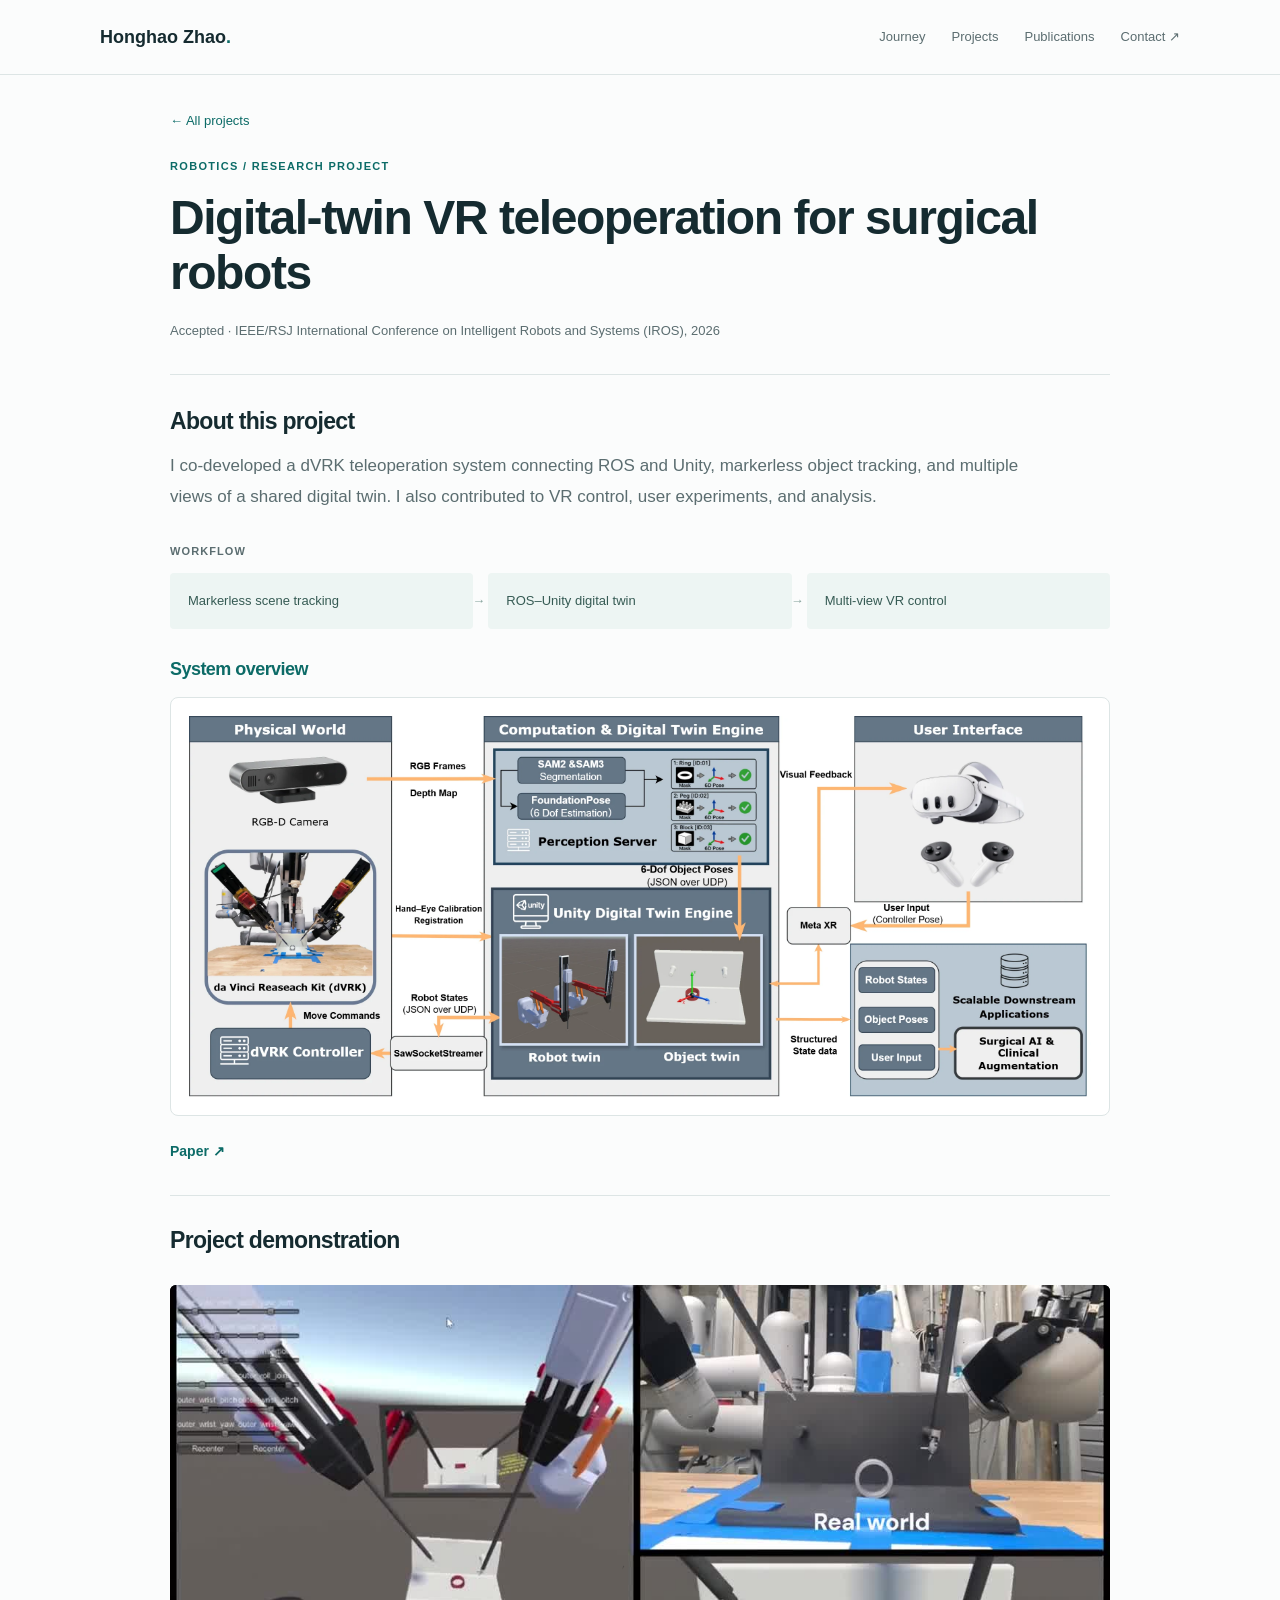
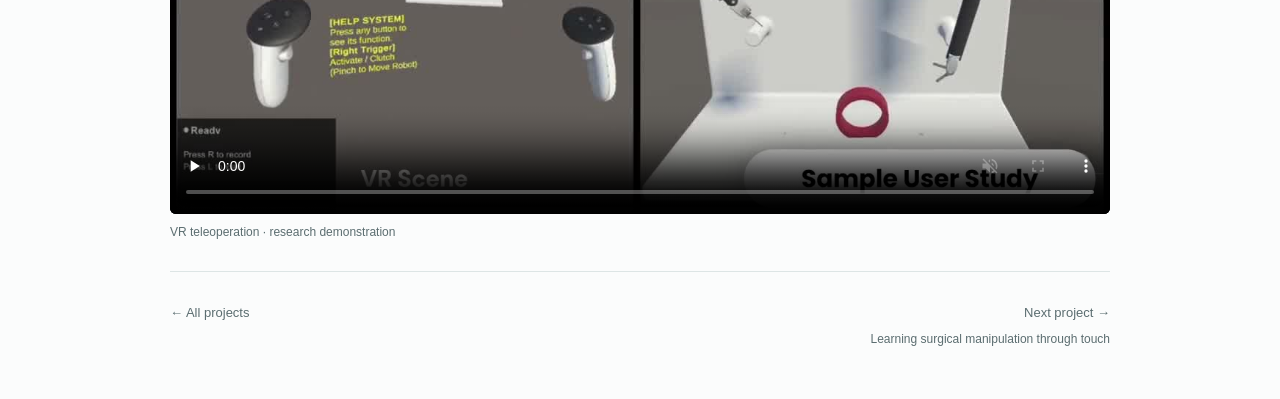
<file: projects/lcsr.html>
<!doctype html><html lang="en"><head><meta charset="utf-8"><meta name="viewport" content="width=device-width,initial-scale=1"><title>Digital-twin VR teleoperation for surgical robots | Honghao Zhao</title><meta name="description" content="I co-developed a dVRK teleoperation system connecting ROS and Unity, markerless object tracking, and multiple views of a shared digital twin. I also contributed to VR control, user experiments, and analysis."><meta name="theme-color" content="#fbfcfc"><link rel="icon" href="data:image/svg+xml,%3Csvg xmlns='http://www.w3.org/2000/svg' viewBox='0 0 40 40'%3E%3Crect width='40' height='40' rx='10' fill='%230c6b67'/%3E%3Ctext x='20' y='27' text-anchor='middle' font-family='Arial' font-size='23' fill='white'%3EH%3C/text%3E%3C/svg%3E"><link rel="stylesheet" href="../portfolio.css?v=project-pages-1"></head><body class="project-page"><a class="skip" href="#main">Skip to content</a><header><nav class="wrap" aria-label="Main navigation"><a class="brand" href="../index.html#home">Honghao Zhao<span aria-hidden="true">.</span></a><div><a href="../index.html#background">Journey</a><a href="../index.html#research">Projects</a><a href="../index.html#publications">Publications</a><a href="mailto:hhzhao46@gmail.com">Contact ↗</a></div></nav></header><main id="main" class="wrap detail-wrap"><a class="back-link" href="../index.html#research">← All projects</a><section class="detail-hero"><p class="eyebrow">robotics / RESEARCH PROJECT</p><h1>Digital-twin VR teleoperation for surgical robots</h1><p class="status">Accepted · IEEE/RSJ International Conference on Intelligent Robots and Systems (IROS), 2026</p></section><section class="detail-overview"><h2>About this project</h2><p>I co-developed a dVRK teleoperation system connecting ROS and Unity, markerless object tracking, and multiple views of a shared digital twin. I also contributed to VR control, user experiments, and analysis.</p><div class="workflow"><p class="workflow-label">Workflow</p><ol><li>Markerless scene tracking</li><li>ROS–Unity digital twin</li><li>Multi-view VR control</li></ol></div><div class="workflow-figure"><h3>System overview</h3><a href="../assets/digital-twin.webp" target="_blank"><img src="../assets/digital-twin.webp" alt="System workflow for Digital-twin VR teleoperation for surgical robots" loading="lazy"></a></div><div class="project-links"><a href="https://arxiv.org/abs/2609.25527" target="_blank" rel="noopener">Paper <span aria-hidden="true">↗</span></a></div></section><section class="detail-demonstration"><div class="section-head"><h2>Project demonstration</h2></div><div class="project-media"><video controls muted playsinline preload="none" poster="../assets/digital-twin-poster.jpg" aria-label="Digital-twin VR teleoperation demonstration"><source src="../assets/digital-twin.mp4" type="video/mp4"><a href="../assets/digital-twin.mp4" target="_blank" rel="noopener">Open video <span aria-hidden="true">↗</span></a></video><p class="caption">VR teleoperation · research demonstration</p></div></section><nav class="project-pagination" aria-label="Project navigation"><a href="../index.html#research">← All projects</a><a href="haptics.html">Next project →<span>Learning surgical manipulation through touch</span></a></nav></main><dialog id="demo-dialog" aria-labelledby="demo-title"><div class="dialog-bar"><h2 id="demo-title">Interactive demo</h2><a id="demo-external" href="#" target="_blank" rel="noopener">Open full screen ↗</a><button id="close-demo" aria-label="Close interactive demo">Close ×</button></div><p class="demo-note">Research prototype. Camera access starts only when you choose it inside the demo. If embedded camera access is unavailable, open the full-screen version.</p><div id="demo-frame"></div></dialog><script src="../portfolio.js?v=project-pages-1"></script></body></html>
</file>
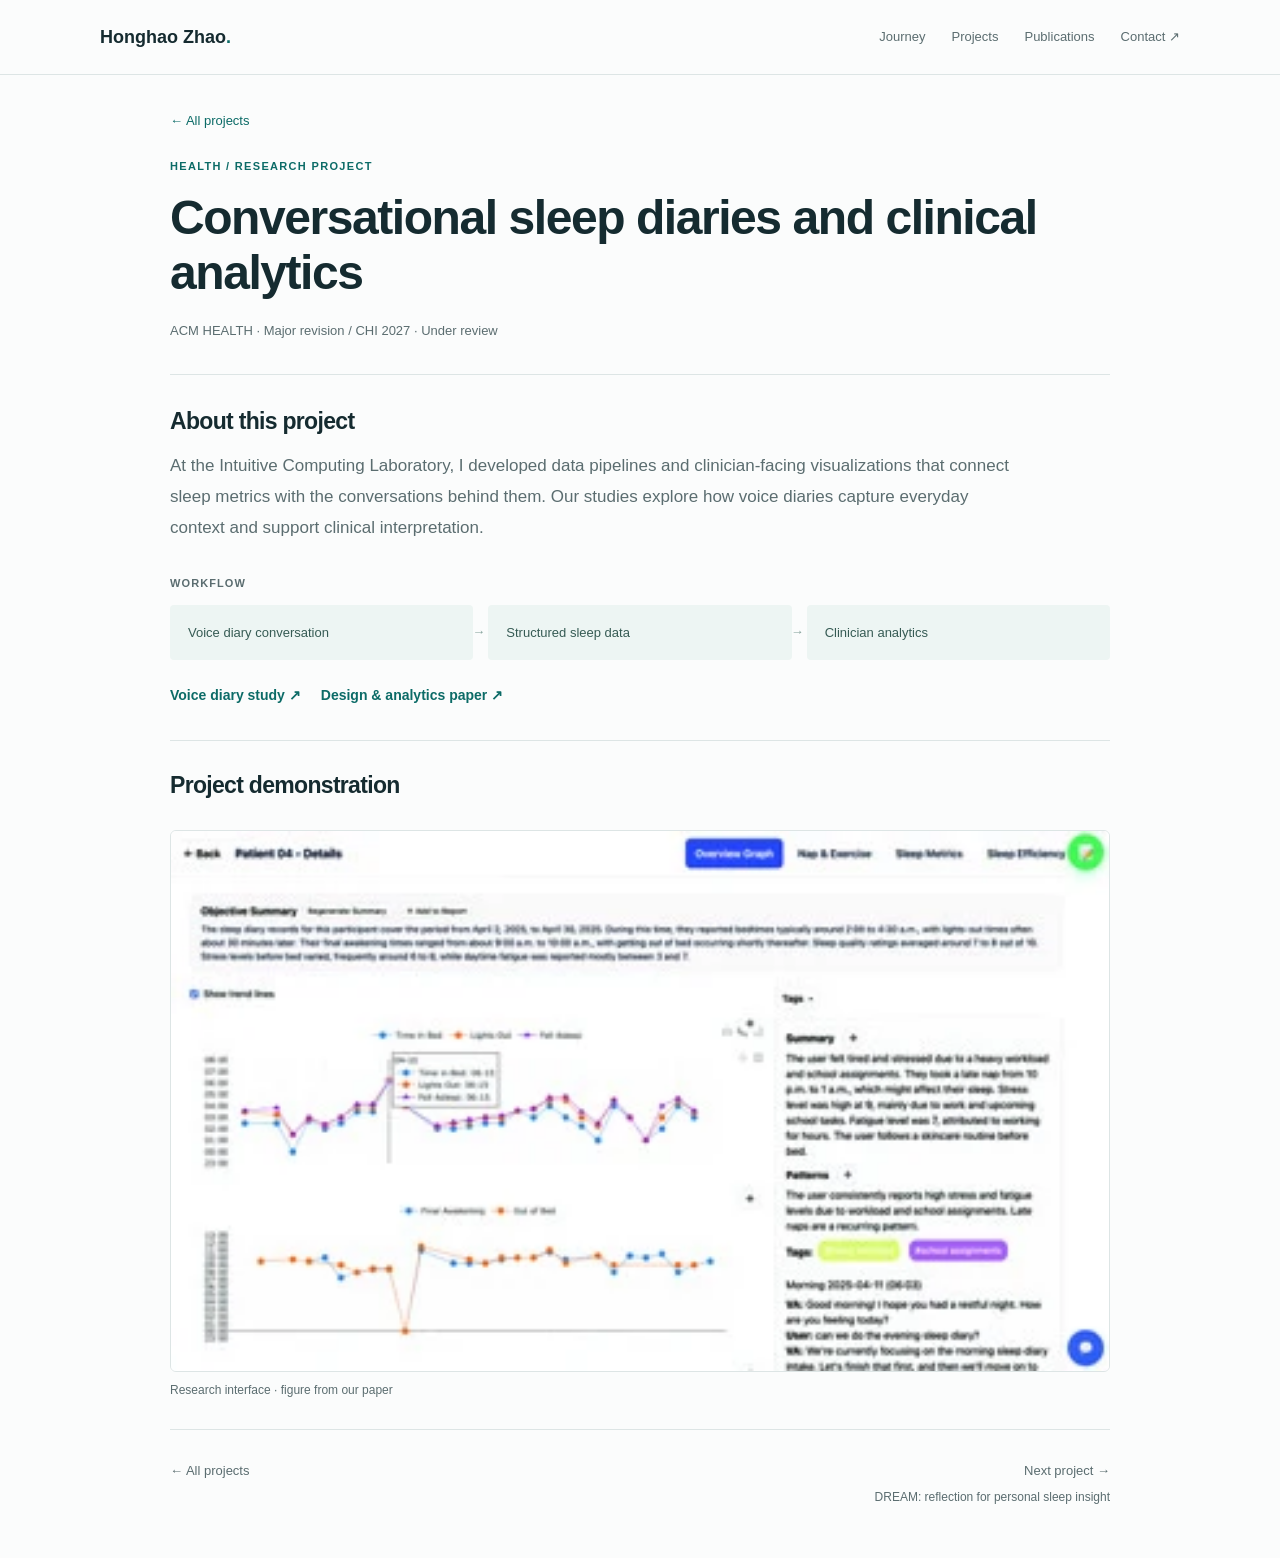
<file: projects/sleep-diaries.html>
<!doctype html><html lang="en"><head><meta charset="utf-8"><meta name="viewport" content="width=device-width,initial-scale=1"><title>Conversational sleep diaries and clinical analytics | Honghao Zhao</title><meta name="description" content="At the Intuitive Computing Laboratory, I developed data pipelines and clinician-facing visualizations that connect sleep metrics with the conversations behind them. Our studies explore how voice diaries capture everyday context and support clinical interpretation."><meta name="theme-color" content="#fbfcfc"><link rel="icon" href="data:image/svg+xml,%3Csvg xmlns='http://www.w3.org/2000/svg' viewBox='0 0 40 40'%3E%3Crect width='40' height='40' rx='10' fill='%230c6b67'/%3E%3Ctext x='20' y='27' text-anchor='middle' font-family='Arial' font-size='23' fill='white'%3EH%3C/text%3E%3C/svg%3E"><link rel="stylesheet" href="../portfolio.css?v=project-pages-1"></head><body class="project-page"><a class="skip" href="#main">Skip to content</a><header><nav class="wrap" aria-label="Main navigation"><a class="brand" href="../index.html#home">Honghao Zhao<span aria-hidden="true">.</span></a><div><a href="../index.html#background">Journey</a><a href="../index.html#research">Projects</a><a href="../index.html#publications">Publications</a><a href="mailto:hhzhao46@gmail.com">Contact ↗</a></div></nav></header><main id="main" class="wrap detail-wrap"><a class="back-link" href="../index.html#research">← All projects</a><section class="detail-hero"><p class="eyebrow">health / RESEARCH PROJECT</p><h1>Conversational sleep diaries and clinical analytics</h1><p class="status">ACM HEALTH · Major revision / CHI 2027 · Under review</p></section><section class="detail-overview"><h2>About this project</h2><p>At the Intuitive Computing Laboratory, I developed data pipelines and clinician-facing visualizations that connect sleep metrics with the conversations behind them. Our studies explore how voice diaries capture everyday context and support clinical interpretation.</p><div class="workflow"><p class="workflow-label">Workflow</p><ol><li>Voice diary conversation</li><li>Structured sleep data</li><li>Clinician analytics</li></ol></div><div class="project-links"><a href="https://arxiv.org/abs/2606.18596" target="_blank" rel="noopener">Voice diary study <span aria-hidden="true">↗</span></a><a href="https://arxiv.org/abs/2509.15378" target="_blank" rel="noopener">Design & analytics paper <span aria-hidden="true">↗</span></a></div></section><section class="detail-demonstration"><div class="section-head"><h2>Project demonstration</h2></div><div class="project-media"><a class="image-link" href="../assets/sleep-analytics.webp" target="_blank" aria-label="Enlarge image: Clinician-facing sleep analytics interface from our research"><img src="../assets/sleep-analytics.webp" alt="Clinician-facing sleep analytics interface from our research" loading="lazy"></a><p class="caption">Research interface · figure from our paper</p></div></section><nav class="project-pagination" aria-label="Project navigation"><a href="../index.html#research">← All projects</a><a href="dream.html">Next project →<span>DREAM: reflection for personal sleep insight</span></a></nav></main><dialog id="demo-dialog" aria-labelledby="demo-title"><div class="dialog-bar"><h2 id="demo-title">Interactive demo</h2><a id="demo-external" href="#" target="_blank" rel="noopener">Open full screen ↗</a><button id="close-demo" aria-label="Close interactive demo">Close ×</button></div><p class="demo-note">Research prototype. Camera access starts only when you choose it inside the demo. If embedded camera access is unavailable, open the full-screen version.</p><div id="demo-frame"></div></dialog><script src="../portfolio.js?v=project-pages-1"></script></body></html>
</file>
<file: portfolio.css>
:root{--bg:#fbfcfc;--ink:#152b30;--muted:#5b6d70;--line:#dde5e5;--accent:#0c6b67;--soft:#edf5f3}*{box-sizing:border-box}html{scroll-behavior:smooth;scroll-padding-top:90px}body{margin:0;background:var(--bg);color:var(--ink);font:16px/1.7 'Segoe UI',Arial,sans-serif}a{color:var(--accent);text-decoration:none;text-underline-offset:4px}a:hover{text-decoration:underline}button{font:inherit;cursor:pointer;color:inherit}button:focus-visible,a:focus-visible,summary:focus-visible{outline:3px solid #39b6a8;outline-offset:5px}h1,h2,h3,p{margin:0}h1,h2,h3{letter-spacing:-.03em}h1{font-size:clamp(34px,5vw,52px);line-height:1.2;font-weight:750}h2{font-size:28px;line-height:1.25}h3{font-size:23px;line-height:1.35}img,video{display:block;width:100%}.wrap{width:min(1080px,calc(100% - 96px));margin:auto}.skip{position:absolute;left:15px;top:-60px;z-index:99;background:white;padding:10px}.skip:focus{top:10px}header{border-bottom:1px solid var(--line);background:rgba(251,252,252,.96);position:sticky;top:0;z-index:5}nav{height:74px;display:flex;align-items:center;justify-content:space-between;gap:25px}.brand{font-weight:750;font-size:18px;color:var(--ink)}.brand span{color:var(--accent)}nav>div{display:flex;gap:26px;font-size:13px}nav a{color:var(--muted)}.intro{padding:76px 0 65px;max-width:850px}.eyebrow{font-size:11px;letter-spacing:.12em;font-weight:700;color:var(--accent);line-height:1.6;text-transform:uppercase}.intro h1{margin:18px 0}.lead{font-size:clamp(23px,3.1vw,34px);line-height:1.4;letter-spacing:-.025em;color:#486368}.bio{margin:22px 0;max-width:750px;color:var(--muted);font-size:16px;line-height:1.8}.intro-links{display:flex;gap:24px;flex-wrap:wrap;font-size:14px;font-weight:600}.section{border-top:1px solid var(--line);padding:42px 0}.section-head{display:flex;justify-content:space-between;align-items:center;gap:24px;margin-bottom:30px}.section-head p:not(.eyebrow){font-size:13px;color:var(--muted)}.section-head .eyebrow{margin-bottom:8px}.journey-grid{display:grid;grid-template-columns:repeat(4,1fr);gap:26px}.journey-grid article{border-left:2px solid #c8dad6;padding-left:16px}.journey-grid h3{font-size:15px;letter-spacing:-.02em;margin:8px 0}.journey-grid p{font-size:12px;color:var(--muted);line-height:1.8}.date{font-size:9px;letter-spacing:.07em;color:var(--muted)}.filters{display:flex;gap:8px;flex-wrap:wrap;margin:0 0 12px}.filters button{padding:8px 17px;border:1px solid var(--line);border-radius:30px;font-size:12px;background:transparent;color:var(--muted)}.filters button.active{background:var(--ink);border-color:var(--ink);color:white}.project{display:grid;grid-template-columns:370px 1fr;gap:42px;padding:36px 0;border-bottom:1px solid var(--line);align-items:start}.project:last-child{border-bottom:0;padding-bottom:8px}.project-copy .eyebrow{font-size:10px;margin-bottom:8px}.project h3{margin-bottom:13px}.project-copy>p:not(.eyebrow):not(.status){color:var(--muted);font-size:14px;line-height:1.8}.project-media{min-width:0}.project-media img{object-fit:contain;background:white;border:1px solid var(--line);border-radius:6px}.image-link{display:block}.project-media video{aspect-ratio:16/10;object-fit:contain;background:#0d1517;border-radius:6px}.project-media .caption{font-size:10px;margin:9px 0 0;color:var(--muted);line-height:1.5}.project-links{display:flex;flex-wrap:wrap;gap:9px 20px;font-size:12px;font-weight:700;margin-top:18px}.status{font-size:11px;color:var(--muted);margin-top:14px;line-height:1.6}.empty-media{height:225px;background:#f2f5f4;border:1px dashed #c7d5d2;border-radius:6px;display:flex;flex-direction:column;align-items:center;justify-content:center;gap:8px}.empty-media span{font-size:22px;letter-spacing:.12em;color:#8daba5}.empty-media small{font-size:10px;color:#859892}.video-tabs{display:flex;gap:6px;margin-bottom:8px}.video-tabs button{font-size:11px;border:1px solid var(--line);background:transparent;padding:5px 13px;border-radius:4px}.video-tabs button.active{background:var(--soft);border-color:#a3c4bc;color:var(--accent)}[hidden]{display:none!important}.demo-preview{border:0;padding:0;width:100%;display:block;text-align:left;background:var(--soft);border-radius:6px;overflow:hidden}.demo-preview img{height:220px;object-fit:cover;object-position:top;border-bottom-left-radius:0;border-bottom-right-radius:0}.demo-preview>span{display:flex;align-items:center;justify-content:space-between;padding:12px 14px;font-size:12px;font-weight:600;color:var(--accent)}.demo-preview:hover>span{background:#dcece7}.text-button{border:0;background:none;padding:0;color:var(--accent);font-weight:700;font-size:12px}.text-button:hover{text-decoration:underline}.workflow{margin-top:18px}.workflow-label{font-size:9px!important;letter-spacing:.1em;text-transform:uppercase;color:var(--muted);font-weight:700;margin-bottom:7px!important}.workflow ol{list-style:none;display:flex;gap:15px;align-items:stretch;padding:0;margin:0}.workflow li{flex:1;position:relative;padding:8px;background:var(--soft);font-size:10px;line-height:1.5;border-radius:4px;color:#365b54}.workflow li:not(:last-child):after{content:'→';position:absolute;right:-12px;top:50%;transform:translateY(-50%);color:#86a39c}.workflow-figure{font-size:11px;margin-top:10px;color:var(--accent)}summary{cursor:pointer}.workflow-figure img{margin-top:8px;background:white;padding:8px;border:1px solid var(--line);max-height:400px;object-fit:contain}.publication{padding:18px 0;border-bottom:1px solid var(--line)}.publication h3{font-size:16px;margin:5px 0 8px;letter-spacing:-.015em}.publication h3 a{color:var(--ink)}.publication>p:not(.eyebrow){font-size:12px;color:var(--muted);line-height:1.7}.publication .eyebrow{font-size:9px}.publication strong{color:var(--ink);text-decoration:underline;text-underline-offset:3px}.in-prep{margin-top:24px;border:1px solid var(--line);padding:16px 20px;border-radius:5px}.in-prep summary{font-size:14px;font-weight:600}.in-prep summary span{font-weight:400;font-size:11px;color:var(--muted);float:right}.in-prep article{padding-top:20px}.in-prep h3{font-size:14px;letter-spacing:0}.in-prep p{font-size:12px;color:var(--muted);margin-top:5px}.in-prep .caption{margin-top:20px;font-size:11px}footer{padding:52px 0 25px;border-top:1px solid var(--line)}footer h2{margin:10px 0;font-size:26px}.email{font-size:19px}footer>p{font-size:12px;color:var(--muted);margin-top:26px}.footer-bottom{display:flex;justify-content:space-between;margin-top:48px;font-size:11px;color:var(--muted)}dialog{padding:0;border:1px solid var(--line);border-radius:10px;width:min(1400px,96vw);max-width:none;height:92dvh;max-height:95dvh;background:var(--bg);color:var(--ink)}dialog::backdrop{background:#122c37b8;backdrop-filter:blur(4px)}.dialog-bar{display:flex;gap:18px;align-items:center;padding:15px 20px;border-bottom:1px solid var(--line)}.dialog-bar h2{font-size:17px;flex:1}.dialog-bar a,.dialog-bar button{font-size:12px}.dialog-bar button{background:var(--ink);color:white;border:0;border-radius:4px;padding:7px 12px}.demo-note{font-size:11px;padding:9px 20px;background:var(--soft);color:var(--muted)}#demo-frame{height:calc(100% - 110px)}#demo-frame iframe{border:0;width:100%;height:100%;background:white}.sr-only{position:absolute;width:1px;height:1px;margin:-1px;clip:rect(0,0,0,0);overflow:hidden;white-space:nowrap}
@media(min-width:950px){#f1tenth video{height:310px;aspect-ratio:auto;object-fit:contain}}@media(max-width:900px){.wrap{width:calc(100% - 56px)}.project{grid-template-columns:320px 1fr;gap:28px}.journey-grid{grid-template-columns:1fr 1fr;gap:25px}.project h3{font-size:21px}.intro{padding:55px 0}}@media(max-width:700px){.wrap{width:calc(100% - 36px)}nav{height:auto;min-height:64px;flex-wrap:wrap;gap:6px;padding-top:12px;padding-bottom:12px}nav>div{gap:18px;font-size:11px}.brand{font-size:16px}.intro{padding:38px 0}.intro .eyebrow{font-size:9px}.intro h1{font-size:34px}.lead{font-size:25px}.desktop-break{display:none}.bio{font-size:14px}.intro-links{gap:12px 20px;font-size:12px}.section{padding:30px 0}.section-head{align-items:flex-start;flex-direction:column;gap:9px;margin-bottom:22px}h2{font-size:24px}.journey-grid{gap:22px 15px}.journey-grid article{padding-left:10px}.journey-grid h3{font-size:14px}.journey-grid p{font-size:11px}.date{font-size:8px}.project{grid-template-columns:1fr;gap:20px;padding:27px 0}.project-media{max-width:100%}.project-media video{max-height:330px}.project-copy .eyebrow{font-size:9px}.project-copy>p:not(.eyebrow):not(.status){font-size:14px}.workflow li{font-size:11px}.filters button{padding:7px 11px;font-size:11px}.dialog-bar{padding:10px;gap:10px;flex-wrap:wrap}.dialog-bar h2{font-size:14px;min-width:55%}.demo-note{font-size:10px;padding:7px 10px}.in-prep{padding:13px}.in-prep summary{font-size:12px}footer h2{font-size:23px}.email{font-size:17px}}
@media(prefers-reduced-motion:reduce){html{scroll-behavior:auto}*{animation:none!important;transition:none!important}}
/* Image-first project gallery and dedicated project pages */
.project-grid{display:grid;grid-template-columns:repeat(2,minmax(0,1fr));gap:30px;margin-top:28px}.project.project-card{display:block;border:1px solid var(--line);border-radius:12px;overflow:hidden;padding:0;background:white;transition:transform .2s,border-color .2s,box-shadow .2s}.project-card:hover{transform:translateY(-4px);border-color:#9bbeb7;box-shadow:0 14px 35px #183b3410}.card-link{display:block;height:100%;color:inherit}.card-link:hover{text-decoration:none}.card-cover{position:relative;aspect-ratio:16/10;overflow:hidden;background:#eef3f2;border-bottom:1px solid var(--line)}.card-cover>img{width:100%;height:100%;object-fit:contain;transition:transform .35s}.project-card:hover .card-cover>img{transform:scale(1.035)}.card-cover .empty-media{height:100%;border:0;border-radius:0}.card-action{position:absolute;bottom:14px;right:14px;display:flex;align-items:center;gap:20px;padding:7px 13px;border-radius:6px;background:#152b30ed;color:white;font-size:11px;box-shadow:0 2px 12px #0002}.card-body{padding:23px 24px 25px}.card-body h3{font-size:22px;margin:8px 0 14px}.card-status{font-size:12px;color:var(--muted);line-height:1.6}.detail-wrap{max-width:940px}.back-link{display:inline-block;margin:35px 0 26px;font-size:13px}.detail-hero{padding:0 0 32px;border-bottom:1px solid var(--line)}.detail-hero h1{font-size:clamp(32px,4.4vw,48px);max-width:880px;margin-top:14px;line-height:1.16}.detail-hero .status{font-size:13px;margin-top:20px}.detail-overview{padding:32px 0}.detail-overview>h2{font-size:23px;margin-bottom:14px}.detail-overview>p{font-size:17px;color:var(--muted);max-width:850px;line-height:1.85}.detail-overview .workflow{margin-top:30px}.detail-overview .workflow-label{font-size:11px!important;margin-bottom:12px!important}.detail-overview .workflow li{font-size:13px;padding:18px}.detail-overview .workflow-figure{margin-top:28px}.detail-overview .workflow-figure h3{font-size:18px}.detail-overview .workflow-figure img{max-height:none;margin-top:16px;border-radius:8px;padding:18px}.detail-overview .project-links{font-size:14px;margin-top:24px}.detail-overview .text-button{font-size:14px}.detail-demonstration{border-top:1px solid var(--line);padding:30px 0}.detail-demonstration h2{font-size:23px}.detail-demonstration video{aspect-ratio:16/9;max-height:650px}.detail-demonstration .video-tabs button{font-size:14px;padding:8px 20px}.detail-demonstration .demo-preview img{height:auto;max-height:550px;object-fit:contain}.detail-demonstration .demo-preview>span{font-size:15px;padding:18px}.detail-demonstration .caption{font-size:12px}.project-pagination{height:auto;align-items:start;padding:30px 0 50px;border-top:1px solid var(--line);font-size:13px}.project-pagination>a:last-child{text-align:right;max-width:60%}.project-pagination span{display:block;font-size:12px;color:var(--muted);margin-top:5px}
@media(max-width:700px){.project-grid{grid-template-columns:1fr;gap:22px}.card-body{padding:20px}.card-body h3{font-size:22px}.detail-overview>p{font-size:15px}.detail-overview .workflow ol{flex-direction:column;gap:16px}.detail-overview .workflow li:not(:last-child):after{content:'↓';right:50%;top:auto;bottom:-20px;transform:none}.detail-hero{padding-bottom:25px}.detail-demonstration video{max-height:none}.project-pagination{flex-wrap:nowrap}.detail-overview .workflow-figure img{padding:5px}}
</file>
